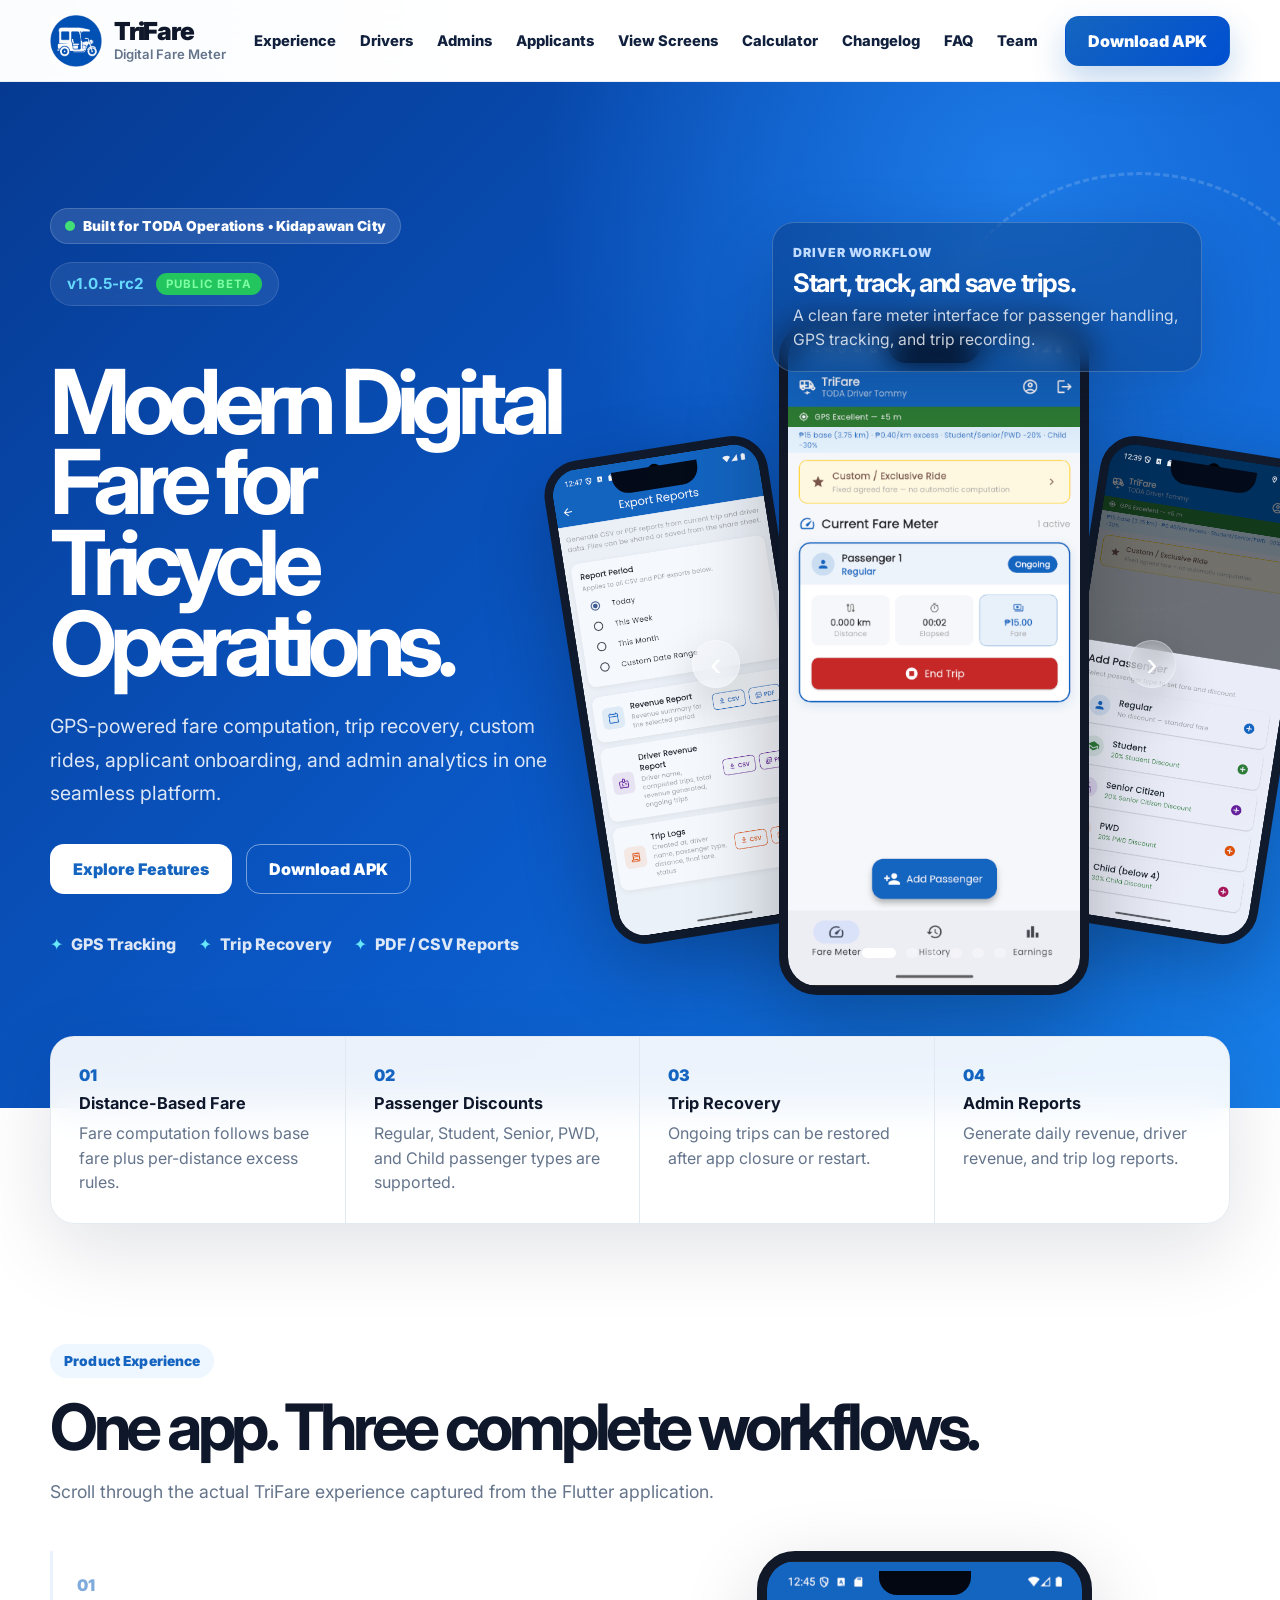
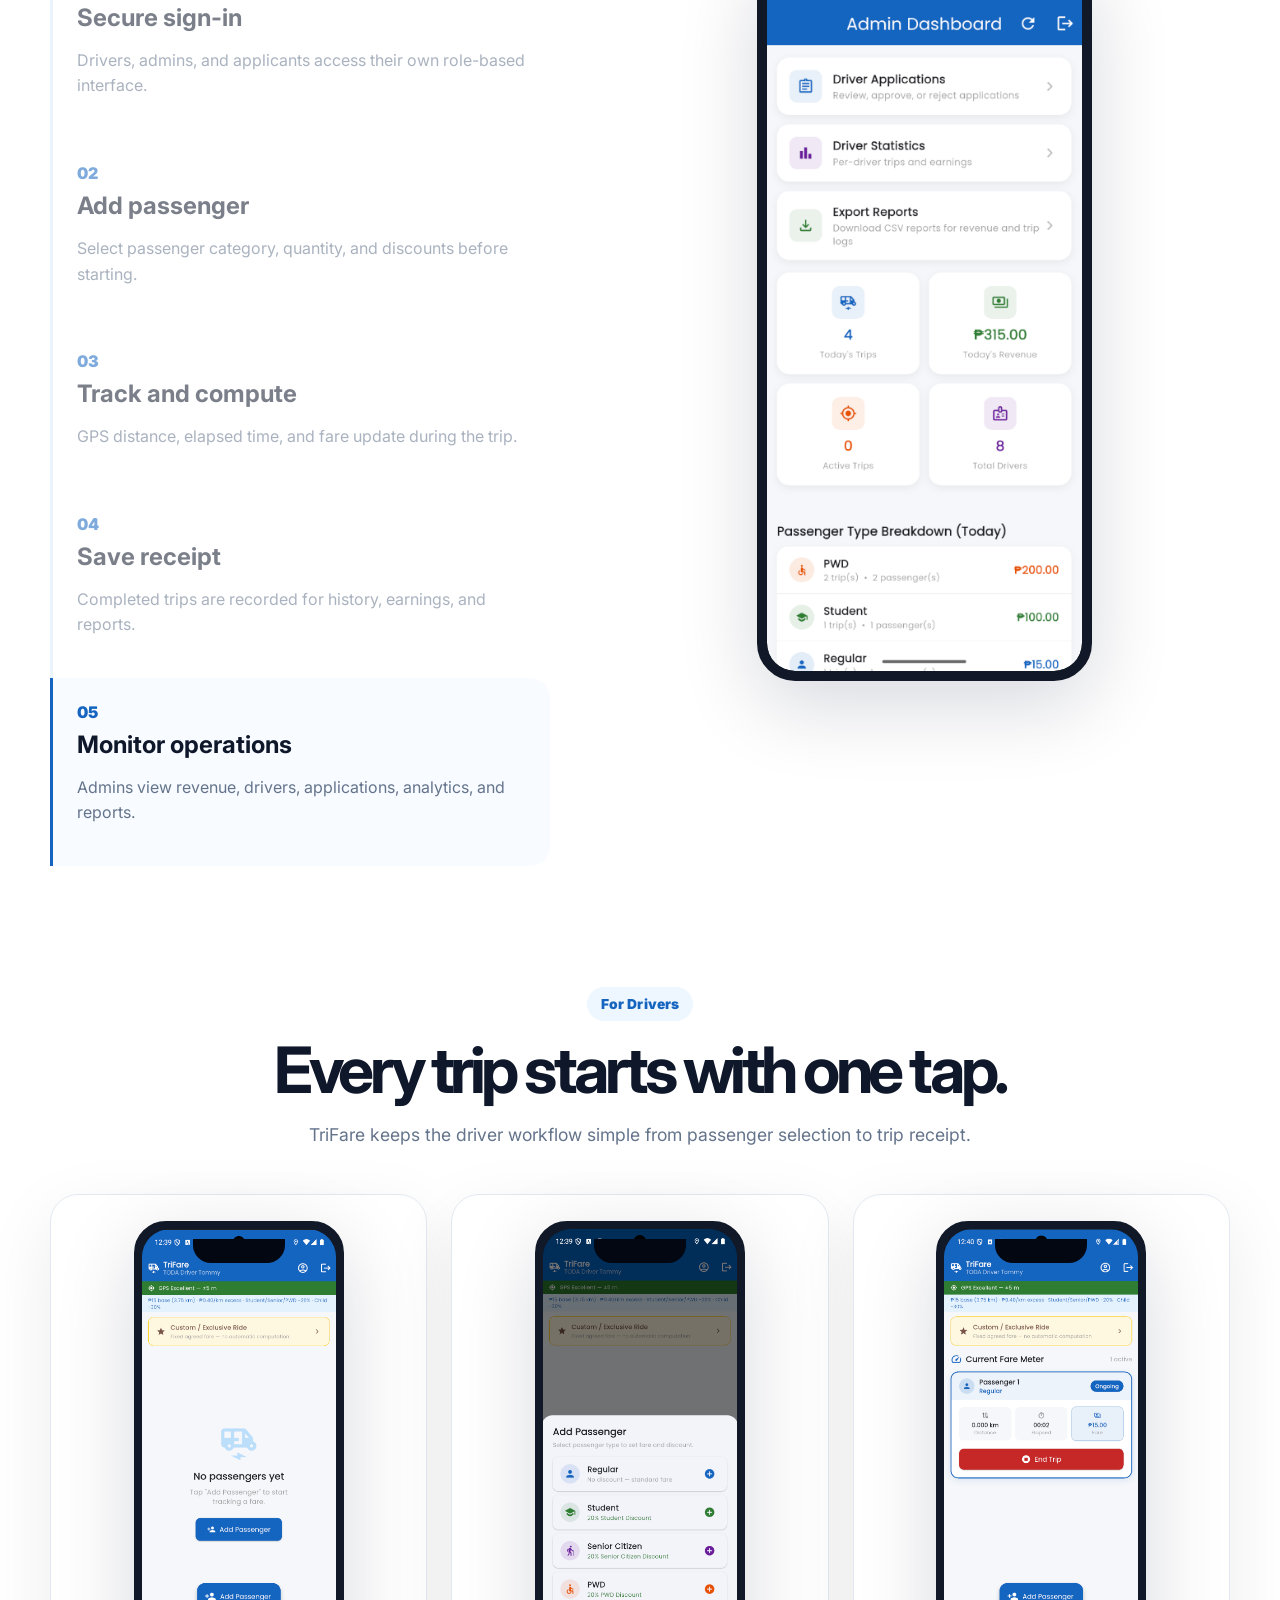
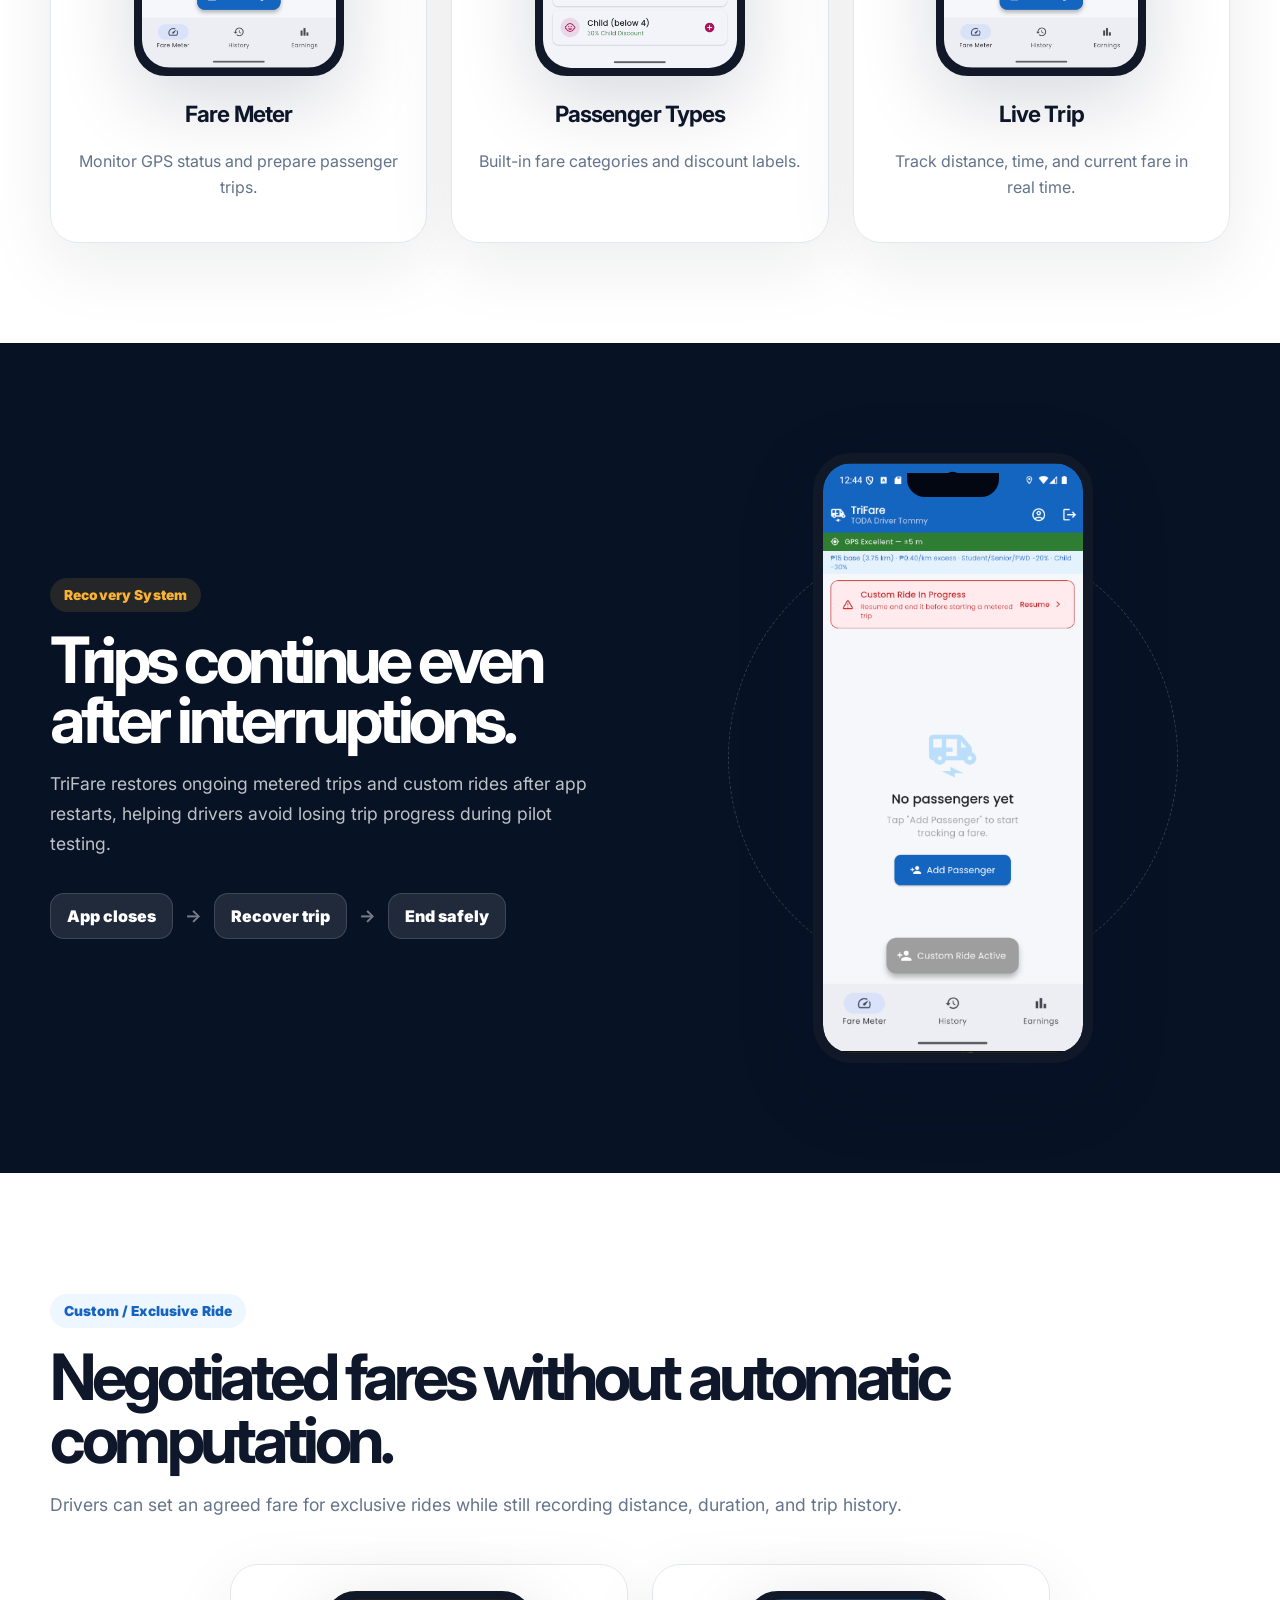
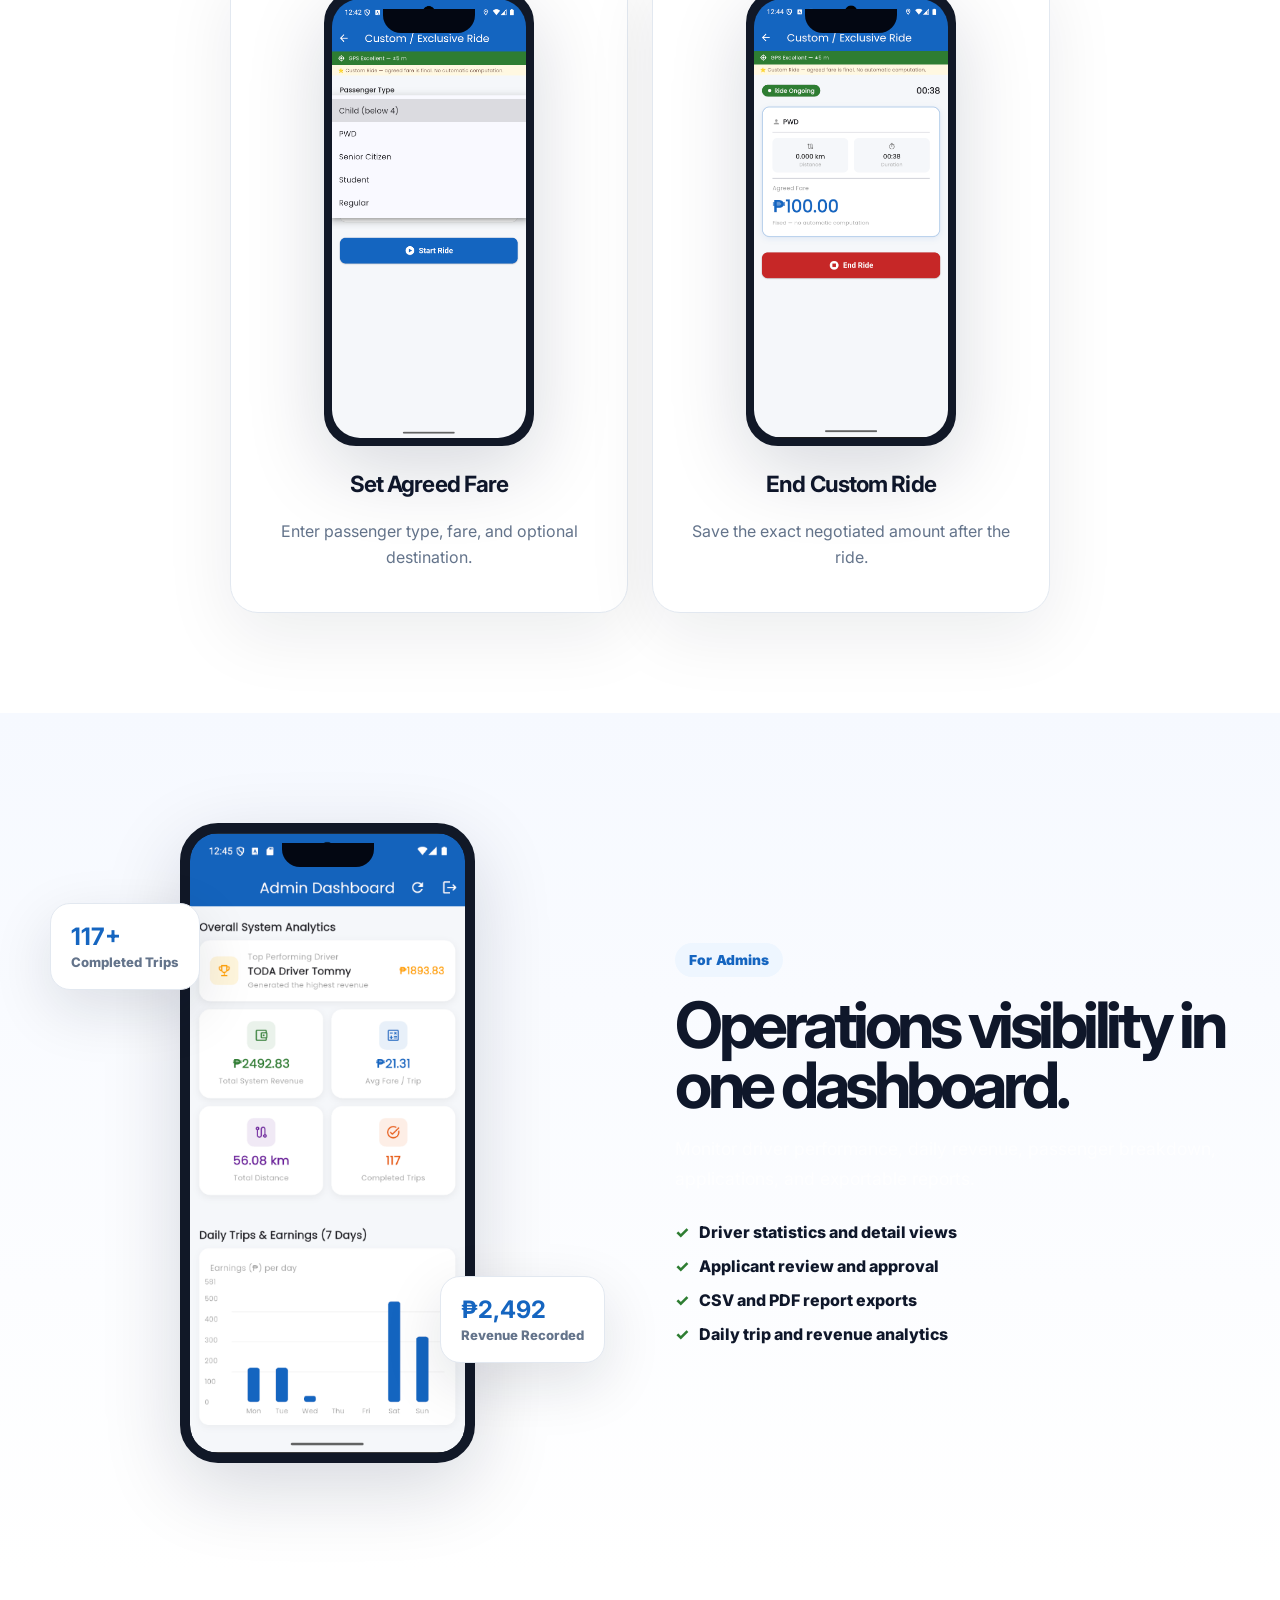
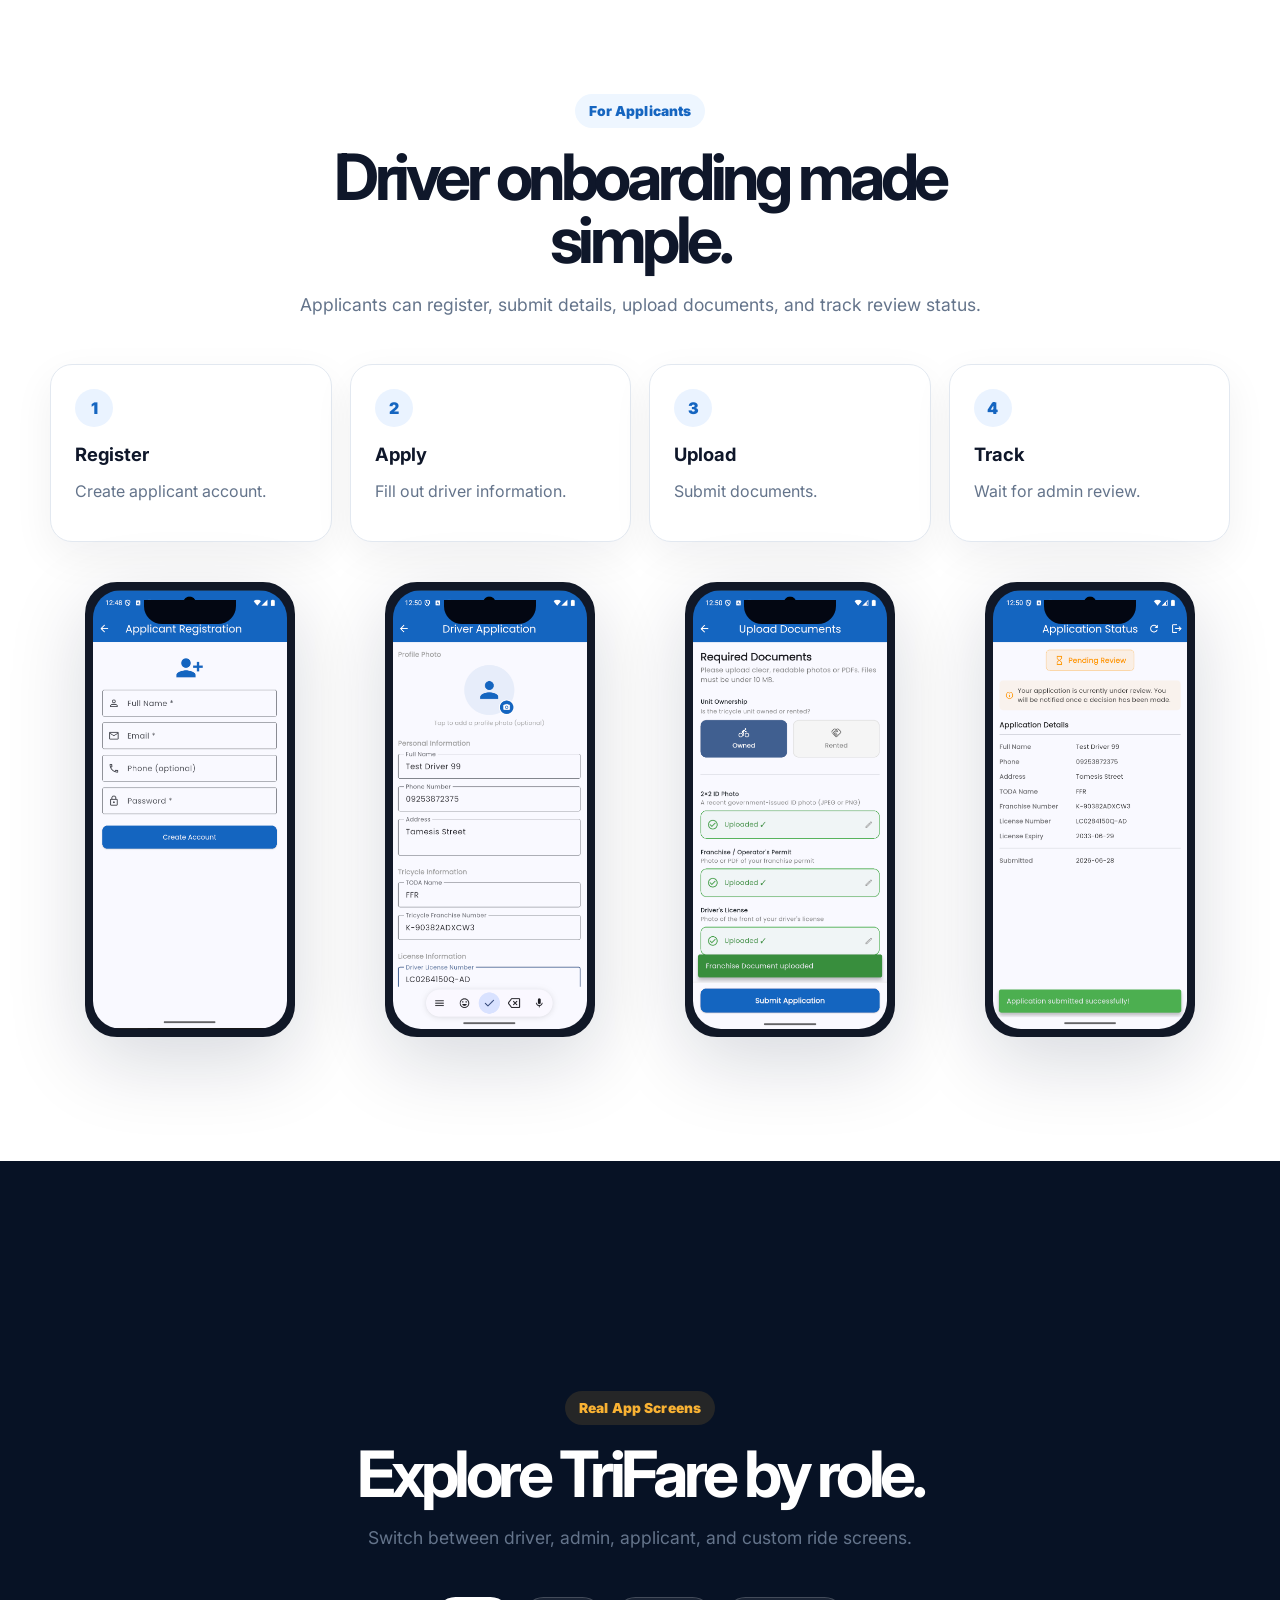
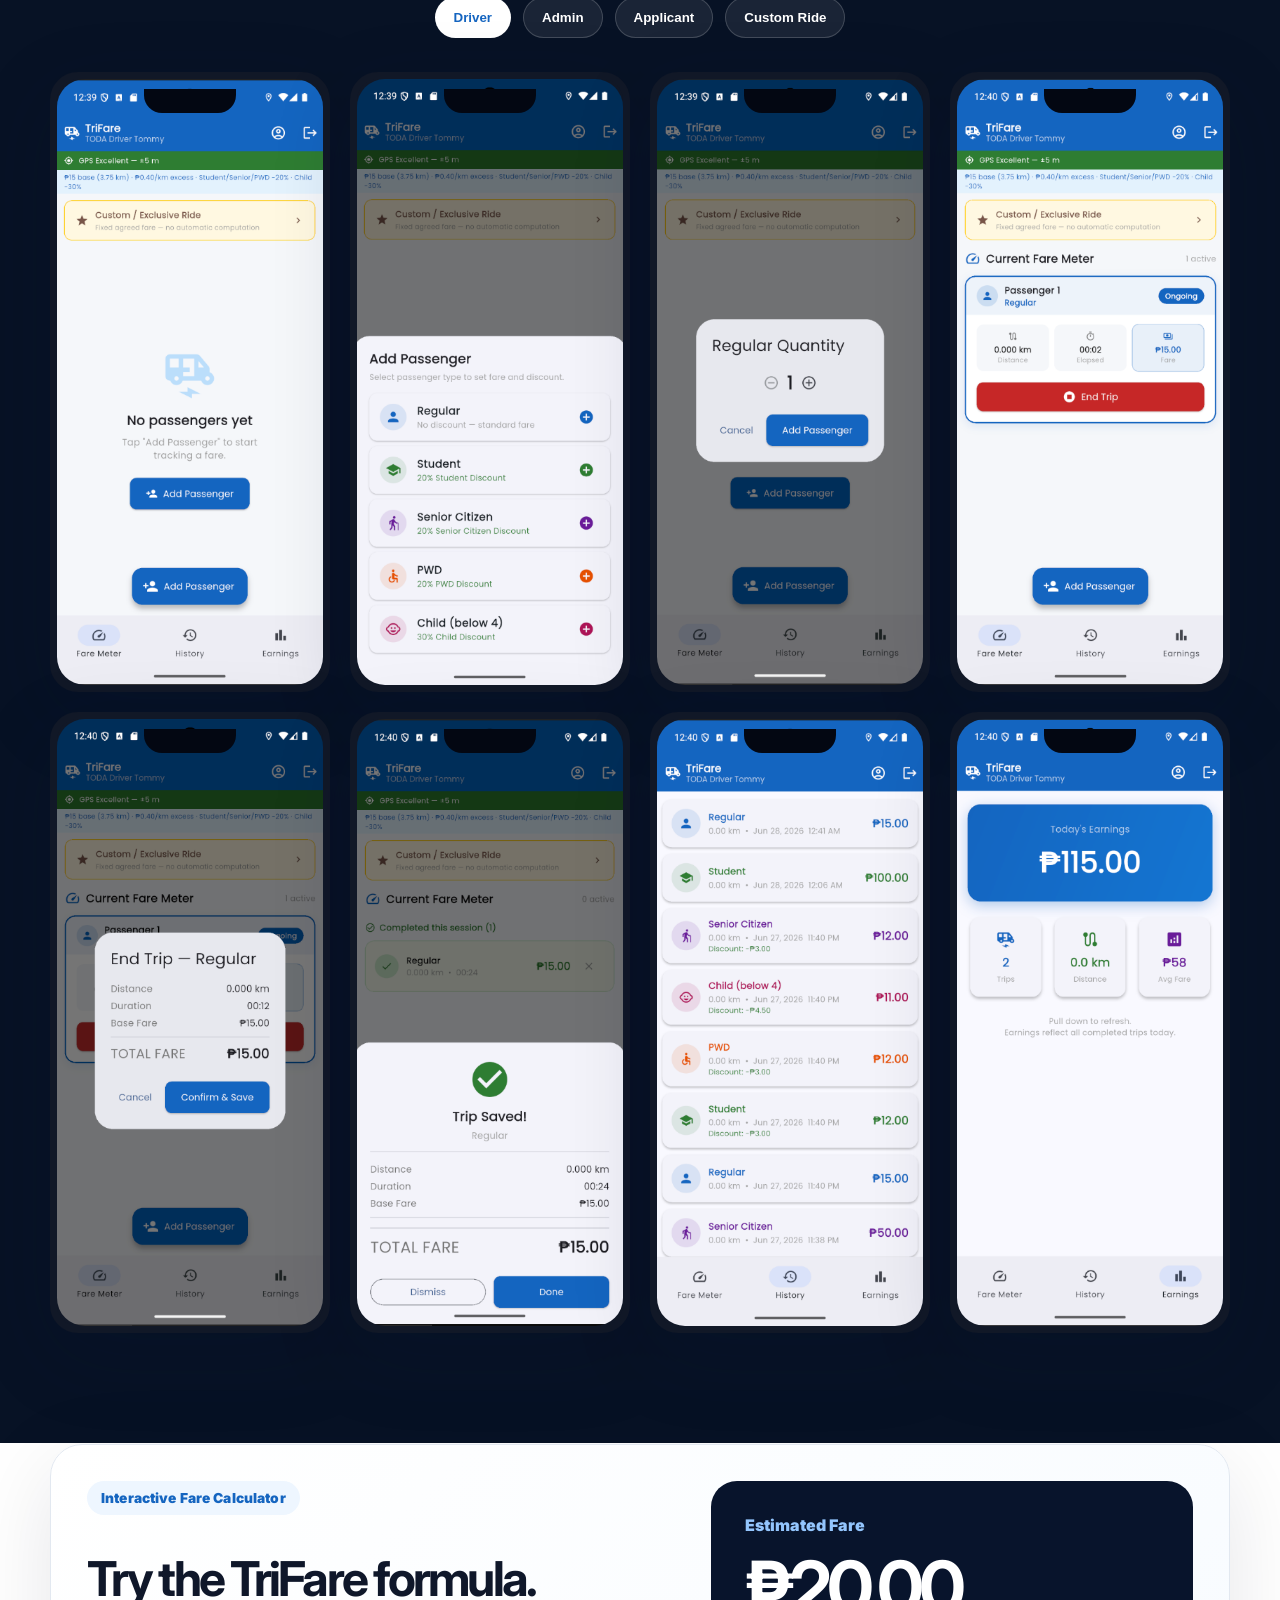
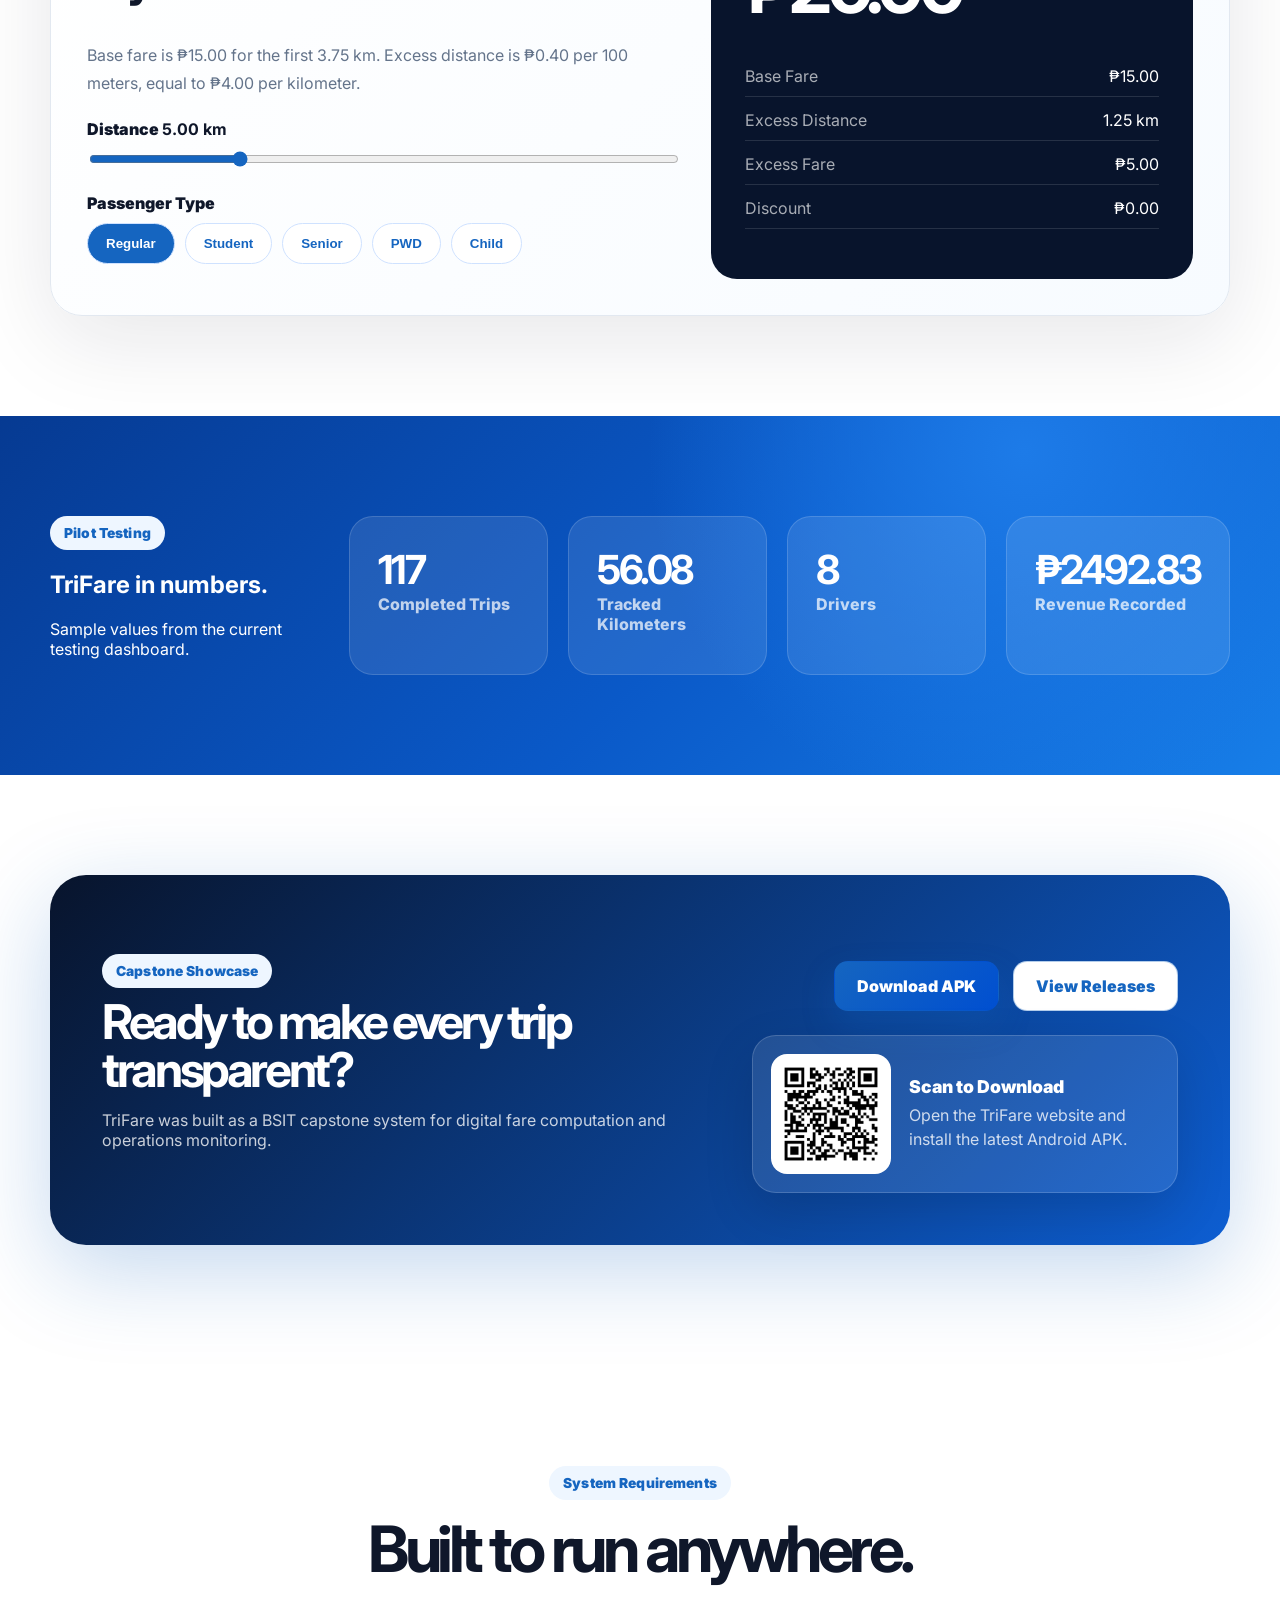
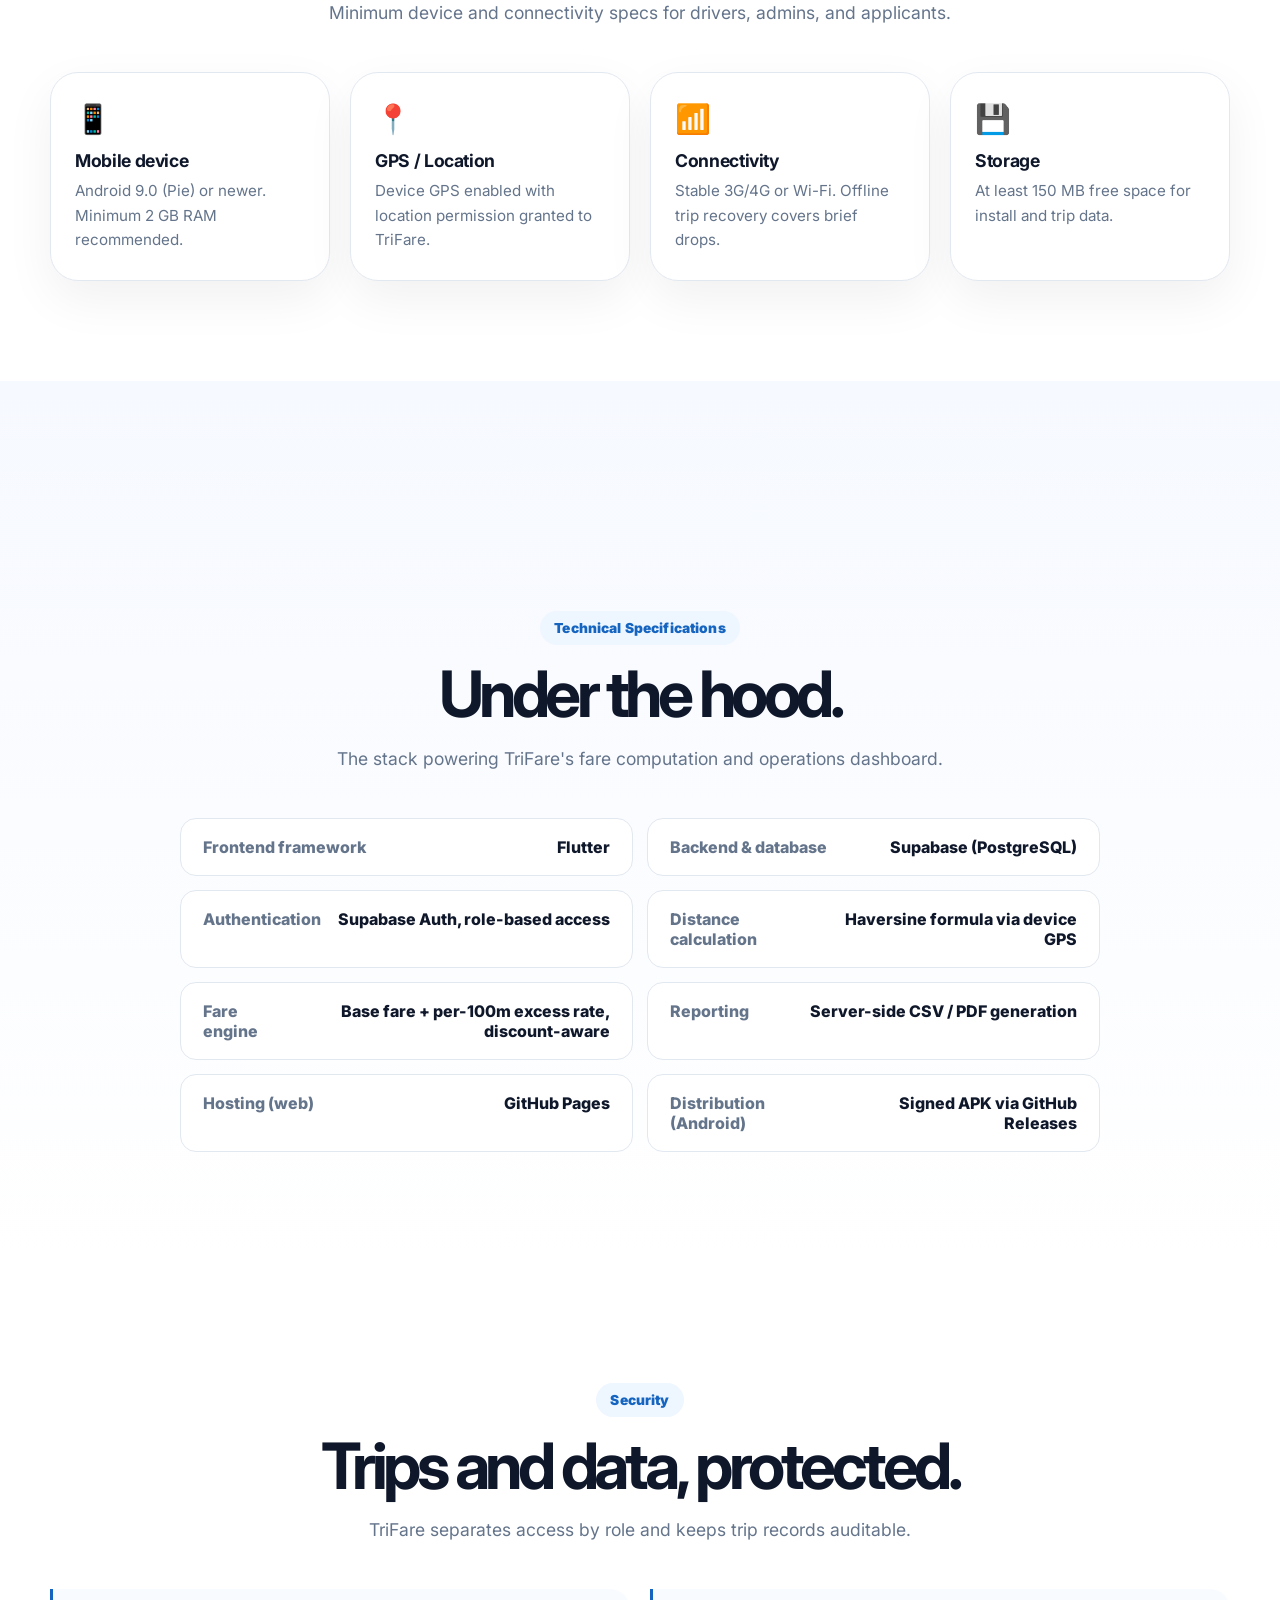
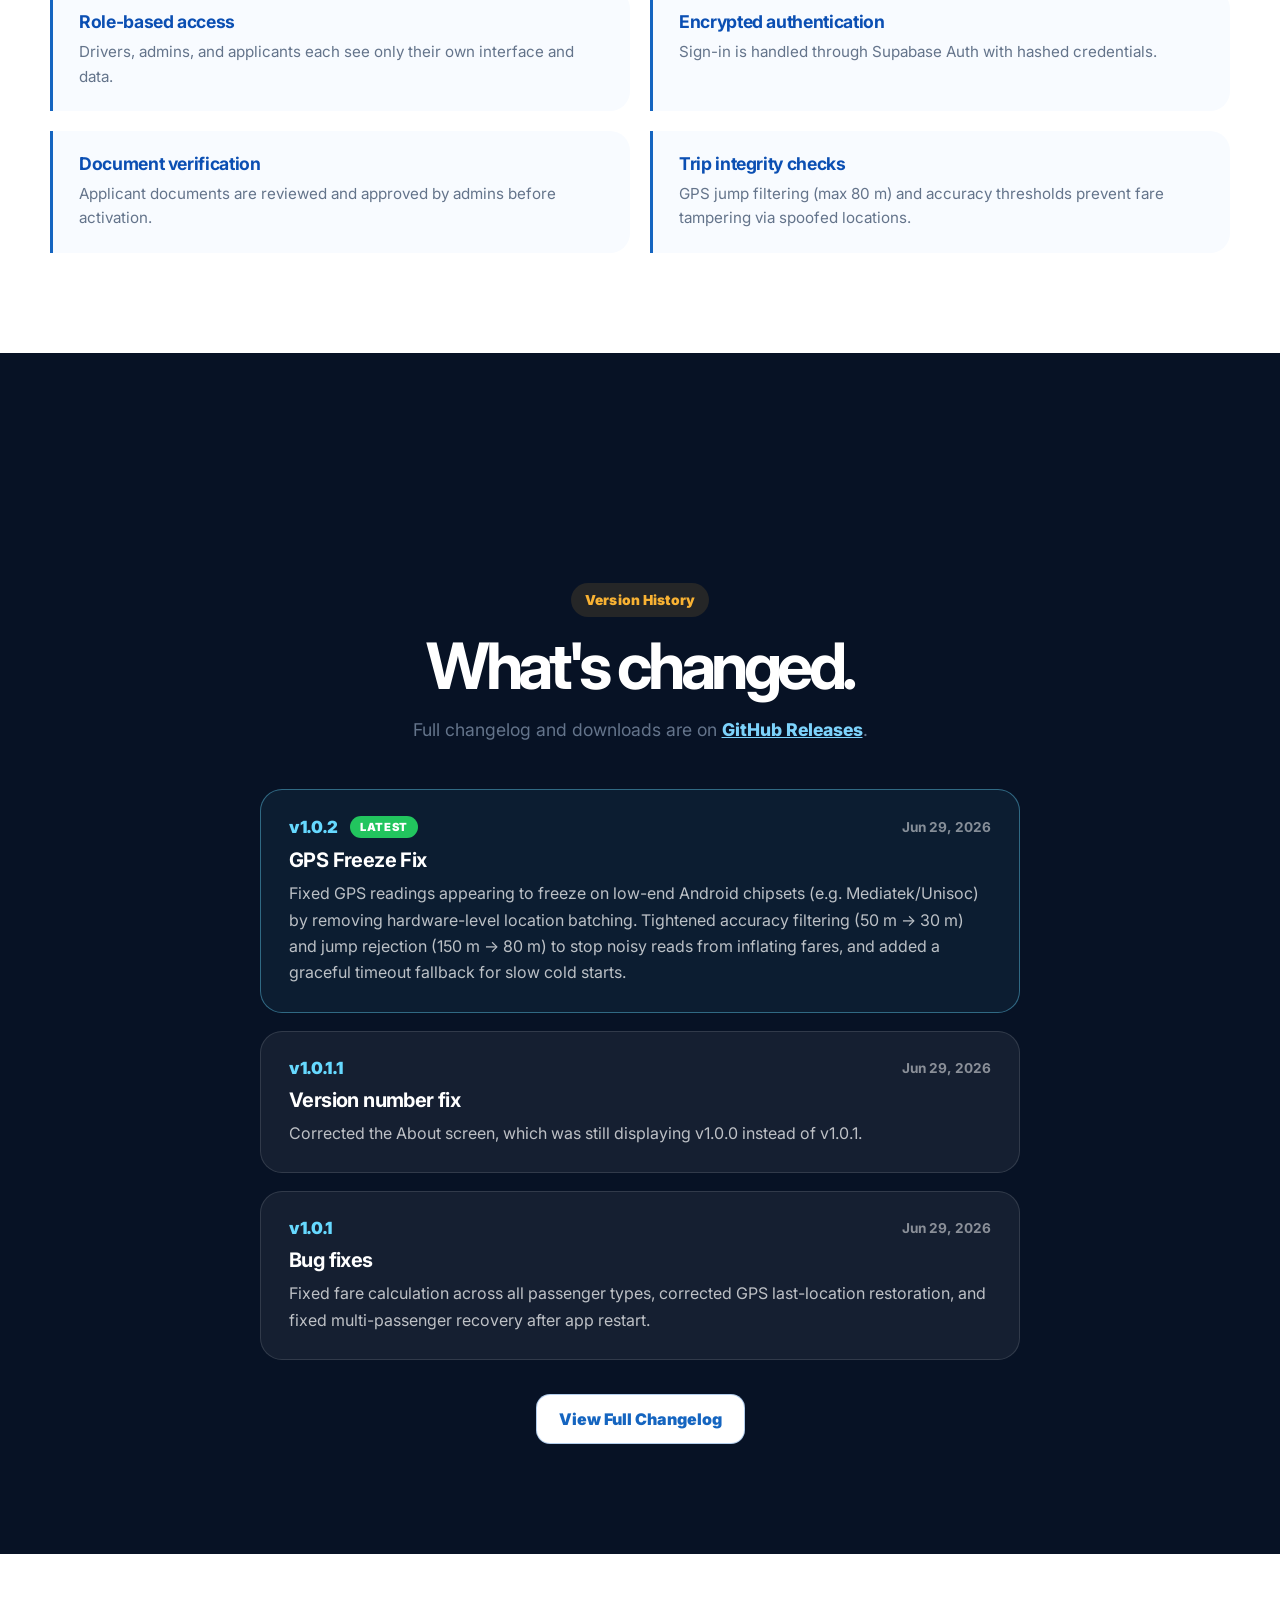
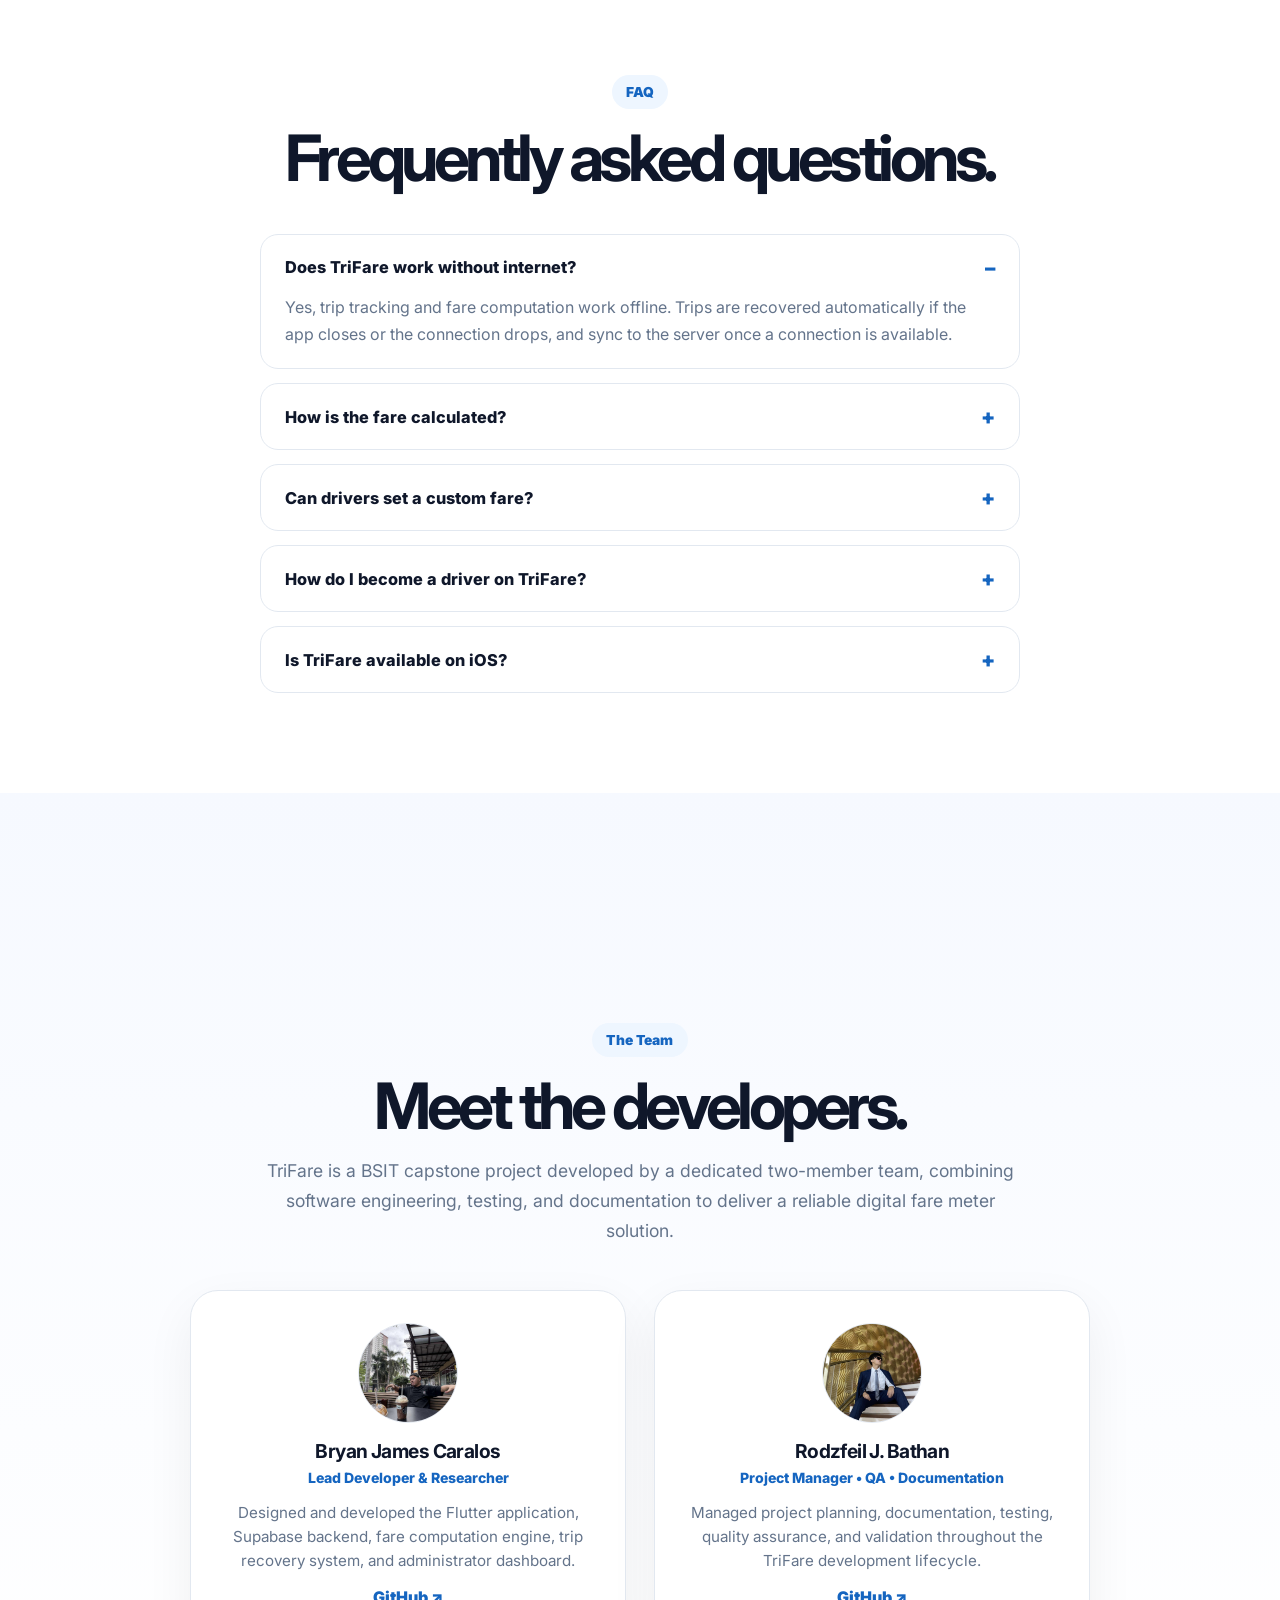
<file: index.html>
<!doctype html>
<html lang="en">
  <head>
    <meta charset="UTF-8" />
    <meta name="viewport" content="width=device-width, initial-scale=1.0" />

    <title>TriFare | Digital Fare Meter for Kidapawan City</title>

    <meta
      name="description"
      content="TriFare is a GPS-assisted digital fare meter designed for Kidapawan City tricycle operations. Features include automatic fare computation, passenger management, trip history, custom rides, applicant onboarding, and admin analytics."
    />
    <meta name="author" content="Bryan James Caralos" />
    <meta
      name="keywords"
      content="TriFare, Digital Fare Meter, Kidapawan City, Tricycle Fare, Flutter, Supabase, GPS Fare Meter, BSIT Capstone Project"
    />

    <link rel="icon" type="image/png" href="assets/logos/trifare_logo.png" />
    <link
      rel="icon"
      type="image/png"
      sizes="32x32"
      href="assets/logos/trifare_logo.png"
    />
    <link rel="shortcut icon" href="assets/logos/trifare_logo.png" />
    <link rel="apple-touch-icon" href="assets/logos/trifare_logo.png" />

    <link
      rel="canonical"
      href="https://fukimomikoto.github.io/trifare-website/"
    />
    <meta name="theme-color" content="#0b66d8" />

    <!-- Open Graph -->
    <meta property="og:type" content="website" />
    <meta property="og:title" content="TriFare | Digital Fare Meter" />
    <meta
      property="og:description"
      content="A GPS-assisted digital fare meter for Kidapawan City tricycle operations."
    />
    <meta
      property="og:image"
      content="https://fukimomikoto.github.io/trifare-website/assets/hero-preview.png"
    />
    <meta
      property="og:url"
      content="https://fukimomikoto.github.io/trifare-website/"
    />
    <meta property="og:site_name" content="TriFare" />

    <!-- Twitter / X -->
    <meta name="twitter:card" content="summary_large_image" />
    <meta name="twitter:title" content="TriFare | Digital Fare Meter" />
    <meta
      name="twitter:description"
      content="GPS-assisted digital fare meter for Kidapawan City tricycle operations."
    />
    <meta
      name="twitter:image"
      content="https://fukimomikoto.github.io/trifare-website/assets/hero-preview.png"
    />

    <link rel="preconnect" href="https://fonts.googleapis.com" />
    <link rel="preconnect" href="https://fonts.gstatic.com" crossorigin />
    <link
      href="https://fonts.googleapis.com/css2?family=Inter:wght@400;500;600;700;800;900&display=swap"
      rel="stylesheet"
    />
    <link rel="stylesheet" href="styles.css" />
  </head>
  <body>
    <div class="page-glow"></div>
    <header class="nav" id="top">
      <a class="brand" href="#top" aria-label="TriFare Home">
        <img
          src="assets/logos/trifare_logo.png"
          alt="TriFare logo"
          class="brand-logo"
        />
        <span><strong>TriFare</strong><small>Digital Fare Meter</small></span>
      </a>
      <nav class="nav-links">
        <a href="#experience">Experience</a>
        <a href="#driver">Drivers</a>
        <a href="#admin">Admins</a>
        <a href="#applicant">Applicants</a>
        <a href="#screens">View Screens</a>
        <a href="#calculator">Calculator</a>
        <a href="#changelog">Changelog</a>
        <a href="#faq">FAQ</a>
        <a href="#team">Team</a>
      </nav>
      <div class="nav-actions">
        <a
          class="btn primary"
          href="https://github.com/FukimoMikoto/trifare-releases/releases/download/v1.0.5-rc2/TriFare_v1.0.5-rc2.apk"
          target="_blank"
          rel="noopener"
          >Download APK</a
        >
      </div>
      <button class="menu" aria-label="Toggle menu">☰</button>
    </header>

    <main>
      <section class="hero section-blue">
        <div class="route-line"></div>
        <div class="container hero-grid">
          <div class="hero-copy reveal">
            <span class="badge"
              ><i></i> Built for TODA Operations • Kidapawan City</span
            >
            <div class="version-badge">
              <span class="version">v1.0.5-rc2</span>
              <span class="status">PUBLIC BETA</span>
            </div>
            <h1>Modern Digital Fare for Tricycle Operations.</h1>
            <p>
              GPS-powered fare computation, trip recovery, custom rides,
              applicant onboarding, and admin analytics in one seamless
              platform.
            </p>
            <div class="hero-actions">
              <a class="btn white" href="#driver">Explore Features</a>
              <a
                class="btn outline-white"
                href="https://github.com/FukimoMikoto/trifare-releases/releases/download/v1.0.5-rc2/TriFare_v1.0.5-rc2.apk"
                target="_blank"
                rel="noopener"
              >
                Download APK
              </a>
            </div>
            <div class="hero-metrics">
              <span>GPS Tracking</span><span>Trip Recovery</span
              ><span>PDF / CSV Reports</span>
            </div>
          </div>
          <div
            class="hero-carousel reveal delay-1"
            aria-label="TriFare app carousel"
          >
            <div class="carousel-copy">
              <span class="carousel-kicker" id="carouselKicker"
                >Driver Workflow</span
              >
              <h2 id="carouselTitle">Start, track, and save trips.</h2>
              <p id="carouselDesc">
                A clean fare meter interface for passenger handling, GPS
                tracking, and trip recording.
              </p>
            </div>

            <div class="carousel-stage floating-stage">
              <button
                class="carousel-btn prev"
                type="button"
                aria-label="Previous screen"
              >
                ‹
              </button>

              <div
                class="phone-shell carousel-phone side-phone left-phone"
                data-shift="-1"
                aria-hidden="true"
              >
                <img
                  id="heroCarouselPrev"
                  src="assets/screens/add-passenger.png"
                  alt="Previous TriFare screen"
                />
              </div>

              <div class="phone-shell carousel-phone main-phone">
                <img
                  id="heroCarouselImage"
                  src="assets/screens/active-trip.png"
                  alt="TriFare active trip screen"
                />
              </div>

              <div
                class="phone-shell carousel-phone side-phone right-phone"
                data-shift="1"
                aria-hidden="true"
              >
                <img
                  id="heroCarouselNext"
                  src="assets/screens/end-trip.png"
                  alt="Next TriFare screen"
                />
              </div>

              <button
                class="carousel-btn next"
                type="button"
                aria-label="Next screen"
              >
                ›
              </button>
            </div>

            <div
              class="carousel-dots"
              id="heroCarouselDots"
              aria-label="Carousel navigation"
            ></div>
          </div>
        </div>
      </section>

      <section class="feature-bar container reveal">
        <article>
          <span>01</span><b>Distance-Based Fare</b>
          <p>
            Fare computation follows base fare plus per-distance excess rules.
          </p>
        </article>
        <article>
          <span>02</span><b>Passenger Discounts</b>
          <p>
            Regular, Student, Senior, PWD, and Child passenger types are
            supported.
          </p>
        </article>
        <article>
          <span>03</span><b>Trip Recovery</b>
          <p>Ongoing trips can be restored after app closure or restart.</p>
        </article>
        <article>
          <span>04</span><b>Admin Reports</b>
          <p>Generate daily revenue, driver revenue, and trip log reports.</p>
        </article>
      </section>

      <section id="experience" class="scroll-experience container">
        <div class="section-heading reveal">
          <span class="eyebrow">Product Experience</span>
          <h2>One app. Three complete workflows.</h2>
          <p>
            Scroll through the actual TriFare experience captured from the
            Flutter application.
          </p>
        </div>
        <div class="experience-grid">
          <div class="experience-copy reveal">
            <div class="story-step active" data-img="login.png">
              <span>01</span>
              <h3>Secure sign-in</h3>
              <p>
                Drivers, admins, and applicants access their own role-based
                interface.
              </p>
            </div>
            <div class="story-step" data-img="add-passenger.png">
              <span>02</span>
              <h3>Add passenger</h3>
              <p>
                Select passenger category, quantity, and discounts before
                starting.
              </p>
            </div>
            <div class="story-step" data-img="active-trip.png">
              <span>03</span>
              <h3>Track and compute</h3>
              <p>
                GPS distance, elapsed time, and fare update during the trip.
              </p>
            </div>
            <div class="story-step" data-img="receipt.png">
              <span>04</span>
              <h3>Save receipt</h3>
              <p>
                Completed trips are recorded for history, earnings, and reports.
              </p>
            </div>
            <div class="story-step" data-img="admin-dashboard.png">
              <span>05</span>
              <h3>Monitor operations</h3>
              <p>
                Admins view revenue, drivers, applications, analytics, and
                reports.
              </p>
            </div>
          </div>
          <div class="sticky-phone reveal delay-1">
            <div class="phone-shell large">
              <img
                id="storyPhone"
                src="assets/screens/login.png"
                alt="TriFare app experience"
              />
            </div>
          </div>
        </div>
      </section>

      <section id="driver" class="role-section">
        <div class="container">
          <div class="section-heading center reveal">
            <span class="eyebrow">For Drivers</span>
            <h2>Every trip starts with one tap.</h2>
            <p>
              TriFare keeps the driver workflow simple from passenger selection
              to trip receipt.
            </p>
          </div>
          <div class="phone-card-grid">
            <article class="phone-card reveal">
              <div class="phone-shell mini">
                <img src="assets/screens/driver-empty.png" alt="Driver home" />
              </div>
              <h3>Fare Meter</h3>
              <p>Monitor GPS status and prepare passenger trips.</p>
            </article>
            <article class="phone-card reveal delay-1">
              <div class="phone-shell mini">
                <img
                  src="assets/screens/add-passenger.png"
                  alt="Add passenger"
                />
              </div>
              <h3>Passenger Types</h3>
              <p>Built-in fare categories and discount labels.</p>
            </article>
            <article class="phone-card reveal delay-2">
              <div class="phone-shell mini">
                <img src="assets/screens/active-trip.png" alt="Active trip" />
              </div>
              <h3>Live Trip</h3>
              <p>Track distance, time, and current fare in real time.</p>
            </article>
          </div>
        </div>
      </section>

      <section class="recovery-section section-dark">
        <div class="container split">
          <div class="reveal">
            <span class="eyebrow gold">Recovery System</span>
            <h2>Trips continue even after interruptions.</h2>
            <p>
              TriFare restores ongoing metered trips and custom rides after app
              restarts, helping drivers avoid losing trip progress during pilot
              testing.
            </p>
            <div class="recovery-flow">
              <span>App closes</span><b>→</b><span>Recover trip</span><b>→</b
              ><span>End safely</span>
            </div>
          </div>
          <div class="phone-orbit reveal delay-1">
            <div class="orbit-ring"></div>
            <div class="phone-shell">
              <img
                src="assets/screens/custom-banner.png"
                alt="Custom ride in progress"
              />
            </div>
          </div>
        </div>
      </section>

      <section id="custom" class="custom-section container">
        <div class="section-heading reveal">
          <span class="eyebrow">Custom / Exclusive Ride</span>
          <h2>Negotiated fares without automatic computation.</h2>
          <p>
            Drivers can set an agreed fare for exclusive rides while still
            recording distance, duration, and trip history.
          </p>
        </div>
        <div class="phone-card-grid two">
          <article class="phone-card reveal">
            <div class="phone-shell mini">
              <img
                src="assets/screens/custom-form.png"
                alt="Custom ride form"
              />
            </div>
            <h3>Set Agreed Fare</h3>
            <p>Enter passenger type, fare, and optional destination.</p>
          </article>
          <article class="phone-card reveal delay-1">
            <div class="phone-shell mini">
              <img
                src="assets/screens/custom-active.png"
                alt="Custom ride active"
              />
            </div>
            <h3>End Custom Ride</h3>
            <p>Save the exact negotiated amount after the ride.</p>
          </article>
        </div>
      </section>

      <section id="admin" class="admin-section section-soft">
        <div class="container split reverse">
          <div class="admin-panel reveal">
            <div class="phone-shell dashboard">
              <img
                src="assets/screens/admin-analytics.png"
                alt="Admin analytics"
              />
            </div>
            <div class="mini-stat up">
              <strong>117+</strong><span>Completed Trips</span>
            </div>
            <div class="mini-stat down">
              <strong>₱2,492</strong><span>Revenue Recorded</span>
            </div>
          </div>
          <div class="reveal delay-1">
            <span class="eyebrow">For Admins</span>
            <h2>Operations visibility in one dashboard.</h2>
            <p>
              Monitor driver performance, daily revenue, passenger breakdown,
              applications, and exportable reports.
            </p>
            <ul class="checklist">
              <li>Driver statistics and detail views</li>
              <li>Applicant review and approval</li>
              <li>CSV and PDF report exports</li>
              <li>Daily trip and revenue analytics</li>
            </ul>
          </div>
        </div>
      </section>

      <section id="applicant" class="applicant-section container">
        <div class="section-heading center reveal">
          <span class="eyebrow">For Applicants</span>
          <h2>Driver onboarding made simple.</h2>
          <p>
            Applicants can register, submit details, upload documents, and track
            review status.
          </p>
        </div>
        <div class="journey reveal">
          <div>
            <span>1</span><b>Register</b>
            <p>Create applicant account.</p>
          </div>
          <div>
            <span>2</span><b>Apply</b>
            <p>Fill out driver information.</p>
          </div>
          <div>
            <span>3</span><b>Upload</b>
            <p>Submit documents.</p>
          </div>
          <div>
            <span>4</span><b>Track</b>
            <p>Wait for admin review.</p>
          </div>
        </div>
        <div class="phone-row reveal delay-1">
          <div class="phone-shell mini">
            <img
              src="assets/screens/applicant-register.png"
              alt="Applicant registration"
            />
          </div>
          <div class="phone-shell mini">
            <img
              src="assets/screens/application-filled.png"
              alt="Application form filled"
            />
          </div>
          <div class="phone-shell mini">
            <img src="assets/screens/upload-docs.png" alt="Upload documents" />
          </div>
          <div class="phone-shell mini">
            <img src="assets/screens/app-status.png" alt="Application status" />
          </div>
        </div>
      </section>

      <section id="screens" class="screens-section section-dark">
        <div class="container">
          <div class="section-heading center reveal">
            <span class="eyebrow gold">Real App Screens</span>
            <h2>Explore TriFare by role.</h2>
            <p>
              Switch between driver, admin, applicant, and custom ride screens.
            </p>
          </div>
          <div class="screen-tabs reveal">
            <button class="active" data-gallery="driver">Driver</button>
            <button data-gallery="admin">Admin</button>
            <button data-gallery="applicant">Applicant</button>
            <button data-gallery="custom">Custom Ride</button>
          </div>
          <div class="gallery" id="screenGallery"></div>
        </div>
      </section>

      <section id="calculator" class="calculator-section container">
        <div class="calculator-card reveal">
          <div class="calc-copy">
            <span class="eyebrow">Interactive Fare Calculator</span>
            <h2>Try the TriFare formula.</h2>
            <p>
              Base fare is ₱15.00 for the first 3.75 km. Excess distance is
              ₱0.40 per 100 meters, equal to ₱4.00 per kilometer.
            </p>
            <label>Distance <b id="distanceLabel">5.00 km</b></label>
            <input
              type="range"
              id="distance"
              min="0"
              max="20"
              value="5"
              step="0.05"
            />
            <label>Passenger Type</label>
            <div class="passenger-options" id="passengerOptions">
              <button class="active" data-discount="0" data-name="Regular">
                Regular
              </button>
              <button data-discount="0.20" data-name="Student">Student</button>
              <button data-discount="0.20" data-name="Senior">Senior</button>
              <button data-discount="0.20" data-name="PWD">PWD</button>
              <button data-discount="0.30" data-name="Child">Child</button>
            </div>
          </div>
          <div class="fare-panel">
            <span>Estimated Fare</span>
            <strong id="fareOutput">₱20.00</strong>
            <dl>
              <div>
                <dt>Base Fare</dt>
                <dd>₱15.00</dd>
              </div>
              <div>
                <dt>Excess Distance</dt>
                <dd id="excessDistance">1.25 km</dd>
              </div>
              <div>
                <dt>Excess Fare</dt>
                <dd id="excessFare">₱5.00</dd>
              </div>
              <div>
                <dt>Discount</dt>
                <dd id="discountOutput">₱0.00</dd>
              </div>
            </dl>
          </div>
        </div>
      </section>

      <section id="testing" class="stats-section section-blue">
        <div class="container stats-grid">
          <div class="reveal">
            <span class="eyebrow">Pilot Testing</span>
            <h2>TriFare in numbers.</h2>
            <p>Sample values from the current testing dashboard.</p>
          </div>
          <article class="stat reveal">
            <strong data-count="117">0</strong><span>Completed Trips</span>
          </article>
          <article class="stat reveal delay-1">
            <strong data-count="56.08">0</strong><span>Tracked Kilometers</span>
          </article>
          <article class="stat reveal delay-2">
            <strong data-count="8">0</strong><span>Drivers</span>
          </article>
          <article class="stat reveal delay-3">
            <strong data-count="2492.83">0</strong><span>Revenue Recorded</span>
          </article>
        </div>
      </section>

      <section id="download" class="cta">
        <div class="container cta-card reveal">
          <div class="cta-copy">
            <span class="eyebrow">Capstone Showcase</span>
            <h2>Ready to make every trip transparent?</h2>
            <p>
              TriFare was built as a BSIT capstone system for digital fare
              computation and operations monitoring.
            </p>
          </div>

          <div class="download-panel">
            <div class="hero-actions">
              <a
                href="https://github.com/FukimoMikoto/trifare-releases/releases/download/v1.0.5-rc2/TriFare_v1.0.5-rc2.apk"
                class="btn primary"
                target="_blank"
                rel="noopener"
              >
                Download APK
              </a>

              <a
                href="https://github.com/FukimoMikoto/trifare-releases"
                class="btn ghost"
                target="_blank"
                rel="noopener"
              >
                View Releases
              </a>
            </div>

            <div class="qr-card">
              <img src="assets/qr/qr-code.png" alt="TriFare download QR code" />
              <div>
                <strong>Scan to Download</strong>
                <p>
                  Open the TriFare website and install the latest Android APK.
                </p>
              </div>
            </div>
          </div>
        </div>
      </section>
    </main>

    <!--
  TriFare — New Sections
  Drop these <section> blocks into index.html wherever you want them to
  appear (e.g. between #applicant and #screens, or after #screens).
  Add matching nav links in .nav-links if you want them in the top nav.
  Requires the CSS in new-sections.css to be appended to styles.css.
-->

    <!-- ============ SYSTEM REQUIREMENTS ============ -->
    <section id="requirements" class="requirements-section container">
      <div class="section-heading center reveal">
        <span class="eyebrow">System Requirements</span>
        <h2>Built to run anywhere.</h2>
        <p>
          Minimum device and connectivity specs for drivers, admins, and
          applicants.
        </p>
      </div>
      <div class="req-grid reveal delay-1">
        <article class="req-card">
          <span class="req-icon">📱</span>
          <h3>Mobile device</h3>
          <p>Android 9.0 (Pie) or newer. Minimum 2 GB RAM recommended.</p>
        </article>
        <article class="req-card">
          <span class="req-icon">📍</span>
          <h3>GPS / Location</h3>
          <p>Device GPS enabled with location permission granted to TriFare.</p>
        </article>
        <article class="req-card">
          <span class="req-icon">📶</span>
          <h3>Connectivity</h3>
          <p>
            Stable 3G/4G or Wi-Fi. Offline trip recovery covers brief drops.
          </p>
        </article>
        <article class="req-card">
          <span class="req-icon">💾</span>
          <h3>Storage</h3>
          <p>At least 150 MB free space for install and trip data.</p>
        </article>
      </div>
    </section>

    <!-- ============ TECHNICAL SPECIFICATIONS ============ -->
    <section id="specs" class="specs-section section-soft">
      <div class="container">
        <div class="section-heading center reveal">
          <span class="eyebrow">Technical Specifications</span>
          <h2>Under the hood.</h2>
          <p>
            The stack powering TriFare's fare computation and operations
            dashboard.
          </p>
        </div>
        <div class="specs-grid reveal delay-1">
          <div class="spec-row">
            <dt>Frontend framework</dt>
            <dd>Flutter</dd>
          </div>
          <div class="spec-row">
            <dt>Backend &amp; database</dt>
            <dd>Supabase (PostgreSQL)</dd>
          </div>
          <div class="spec-row">
            <dt>Authentication</dt>
            <dd>Supabase Auth, role-based access</dd>
          </div>
          <div class="spec-row">
            <dt>Distance calculation</dt>
            <dd>Haversine formula via device GPS</dd>
          </div>
          <div class="spec-row">
            <dt>Fare engine</dt>
            <dd>Base fare + per-100m excess rate, discount-aware</dd>
          </div>
          <div class="spec-row">
            <dt>Reporting</dt>
            <dd>Server-side CSV / PDF generation</dd>
          </div>
          <div class="spec-row">
            <dt>Hosting (web)</dt>
            <dd>GitHub Pages</dd>
          </div>
          <div class="spec-row">
            <dt>Distribution (Android)</dt>
            <dd>Signed APK via GitHub Releases</dd>
          </div>
        </div>
      </div>
    </section>

    <!-- ============ SECURITY FEATURES ============ -->
    <section id="security" class="security-section container">
      <div class="section-heading center reveal">
        <span class="eyebrow">Security</span>
        <h2>Trips and data, protected.</h2>
        <p>
          TriFare separates access by role and keeps trip records auditable.
        </p>
      </div>
      <ul class="security-grid reveal delay-1">
        <li>
          <h3>Role-based access</h3>
          <p>
            Drivers, admins, and applicants each see only their own interface
            and data.
          </p>
        </li>
        <li>
          <h3>Encrypted authentication</h3>
          <p>
            Sign-in is handled through Supabase Auth with hashed credentials.
          </p>
        </li>
        <li>
          <h3>Document verification</h3>
          <p>
            Applicant documents are reviewed and approved by admins before
            activation.
          </p>
        </li>
        <li>
          <h3>Trip integrity checks</h3>
          <p>
            GPS jump filtering (max 80 m) and accuracy thresholds prevent fare
            tampering via spoofed locations.
          </p>
        </li>
      </ul>
    </section>

    <!-- ============ VERSION HISTORY / CHANGELOG ============ -->
    <section id="changelog" class="changelog-section section-dark">
      <div class="container">
        <div class="section-heading center reveal">
          <span class="eyebrow gold">Version History</span>
          <h2>What's changed.</h2>
          <p>
            Full changelog and downloads are on
            <a
              href="https://github.com/FukimoMikoto/trifare-releases/releases"
              target="_blank"
              rel="noopener"
              >GitHub Releases</a
            >.
          </p>
        </div>
        <ol class="changelog-list reveal delay-1" id="changelogList">
          <li class="changelog-item latest">
            <div class="changelog-meta">
              <span class="changelog-version">v1.0.2</span>
              <span class="changelog-tag">Latest</span>
              <span class="changelog-date">Jun 29, 2026</span>
            </div>
            <h3>GPS Freeze Fix</h3>
            <p>
              Fixed GPS readings appearing to freeze on low-end Android chipsets
              (e.g. Mediatek/Unisoc) by removing hardware-level location
              batching. Tightened accuracy filtering (50&nbsp;m → 30&nbsp;m) and
              jump rejection (150&nbsp;m → 80&nbsp;m) to stop noisy reads from
              inflating fares, and added a graceful timeout fallback for slow
              cold starts.
            </p>
          </li>
          <li class="changelog-item">
            <div class="changelog-meta">
              <span class="changelog-version">v1.0.1.1</span>
              <span class="changelog-date">Jun 29, 2026</span>
            </div>
            <h3>Version number fix</h3>
            <p>
              Corrected the About screen, which was still displaying v1.0.0
              instead of v1.0.1.
            </p>
          </li>
          <li class="changelog-item">
            <div class="changelog-meta">
              <span class="changelog-version">v1.0.1</span>
              <span class="changelog-date">Jun 29, 2026</span>
            </div>
            <h3>Bug fixes</h3>
            <p>
              Fixed fare calculation across all passenger types, corrected GPS
              last-location restoration, and fixed multi-passenger recovery
              after app restart.
            </p>
          </li>
        </ol>
        <div class="changelog-cta reveal delay-2">
          <a
            class="btn ghost"
            href="https://github.com/FukimoMikoto/trifare-releases/releases"
            target="_blank"
            rel="noopener"
            >View Full Changelog</a
          >
        </div>
      </div>
    </section>

    <!-- ============ FAQ ============ -->
    <section id="faq" class="faq-section container">
      <div class="section-heading center reveal">
        <span class="eyebrow">FAQ</span>
        <h2>Frequently asked questions.</h2>
      </div>
      <div class="faq-list reveal delay-1">
        <details class="faq-item" open>
          <summary>Does TriFare work without internet?</summary>
          <p>
            Yes, trip tracking and fare computation work offline. Trips are
            recovered automatically if the app closes or the connection drops,
            and sync to the server once a connection is available.
          </p>
        </details>
        <details class="faq-item">
          <summary>How is the fare calculated?</summary>
          <p>
            TriFare uses a base fare for the first 3.75&nbsp;km, plus ₱0.40 per
            additional 100&nbsp;meters (₱4.00/km). Discounted passenger types
            (Student, Senior, PWD, Child) are applied automatically.
          </p>
        </details>
        <details class="faq-item">
          <summary>Can drivers set a custom fare?</summary>
          <p>
            Yes. Custom / Exclusive Ride lets a driver agree on a fixed fare
            with a passenger while still recording distance, duration, and trip
            history for reporting.
          </p>
        </details>
        <details class="faq-item">
          <summary>How do I become a driver on TriFare?</summary>
          <p>
            Register an applicant account, fill out the driver application,
            upload required documents, and track your review status from the
            app. Admins approve applications before driver access is granted.
          </p>
        </details>
        <details class="faq-item">
          <summary>Is TriFare available on iOS?</summary>
          <p>
            Not currently. TriFare is distributed as an Android APK via GitHub
            Releases during this pilot/capstone phase.
          </p>
        </details>
      </div>
    </section>

    <!-- ============ MEET THE DEVELOPERS ============ -->
    <section id="team" class="team-section section-soft">
      <div class="container">
        <div class="section-heading center reveal">
          <span class="eyebrow">The Team</span>
          <h2>Meet the developers.</h2>
          <p>
            TriFare is a BSIT capstone project developed by a dedicated two-member team, combining software engineering, testing, and documentation to deliver a reliable digital fare meter solution.
          </p>
        </div>

        <div class="team-grid reveal delay-1">
          <!-- Bryan -->
          <article class="team-card">
            <img
              class="team-avatar"
              src="assets/team/11.jpg"
              alt="Bryan James Caralos"
            />

            <h3>Bryan James Caralos</h3>

            <span class="team-role"> Lead Developer & Researcher </span>

            <p>
              Designed and developed the Flutter application, Supabase backend,
              fare computation engine, trip recovery system, and administrator
              dashboard.
            </p>

            <a
              class="team-link"
              href="https://github.com/FukimoMikoto"
              target="_blank"
              rel="noopener"
            >
              GitHub ↗
            </a>
          </article>

          <!-- Rodzfiel -->
          <article class="team-card">
            <img
              class="team-avatar"
              src="assets/team/roi.jpg"
              alt="Rodzfiel J. Bathan"
            />

            <h3>Rodzfeil J. Bathan</h3>

            <span class="team-role">
              Project Manager • QA • Documentation
            </span>

            <p>
              Managed project planning, documentation, testing, quality
              assurance, and validation throughout the TriFare development
              lifecycle.
            </p>

            <a
              class="team-link"
              href="https://github.com/RodzfielBathan"
              target="_blank"
              rel="noopener"
            > 
              GitHub ↗
            </a>
          </article>
        </div>
      </div>
    </section>

    <!-- ============ CONTACT / SUPPORT ============ -->
    <section id="support" class="support-section">
      <div class="container support-card reveal">
        <div class="support-copy">
          <span class="eyebrow">Support</span>
          <h2>Need help with TriFare?</h2>
          <p>
            Report a bug, request a feature, or ask a question about the app or
            this capstone project.
          </p>
        </div>
        <div class="support-actions">
          <a
            class="btn primary"
            href="https://github.com/FukimoMikoto/trifare-releases/issues"
            target="_blank"
            rel="noopener"
            >Report an Issue</a
          >
          <a
            class="btn ghost"
            href="mailto:bryancs1337@gmail.com?subject=TriFare%20Support&body=Describe%20your%20issue%20here..."
            >Email Support</a
          >
        </div>
      </div>
    </section>

    <footer class="footer container">
      <a class="brand" href="#top">
        <img
          src="assets/logos/trifare_logo.png"
          alt="TriFare logo"
          class="brand-logo"
        />
        <span>
          <strong>TriFare</strong>
          <small>Digital Fare Meter</small>
        </span>
      </a>

      <p>
        TriFare is a GPS-assisted digital fare metering platform developed for
        Kidapawan City tricycle operations. It combines automated fare
        computation, passenger management, trip recovery, applicant onboarding,
        and operational analytics into one mobile solution.
      </p>

      <div class="footer-meta">
        <span>Version 1.0.5-rc2 Public Beta</span>
        <span>Flutter • Supabase • GitHub Pages</span>
      </div>

      <small>
        Developed by Bryan James Caralos<br />
        Bachelor of Science in Information Technology<br />
        BSIT Capstone Project • 2026
      </small>
    </footer>

    <script src="script.js"></script>
  </body>
</html>
</file>
<file: styles.css>
:root{
  --blue:#1565c0;--blue2:#0b4fb3;--dark:#08142c;--text:#0f172a;--muted:#64748b;--soft:#f4f7fb;--line:#e2e8f0;--green:#2e7d32;--red:#c62828;--gold:#f9b233;
  --shadow:0 24px 80px rgba(2,18,52,.16);--radius:28px;
}
*{box-sizing:border-box}html{scroll-behavior:smooth}body{margin:0;font-family:Inter,system-ui,-apple-system,Segoe UI,sans-serif;color:var(--text);background:#fff;overflow-x:hidden}img{max-width:100%;display:block}.container{width:min(1180px,calc(100% - 40px));margin-inline:auto}.page-glow{position:fixed;inset:-20%;background:radial-gradient(circle at 12% 14%,rgba(21,101,192,.16),transparent 30%),radial-gradient(circle at 85% 70%,rgba(46,125,50,.08),transparent 25%);pointer-events:none;z-index:-1}.nav{position:sticky;top:0;z-index:100;height:82px;background:rgba(255,255,255,.86);backdrop-filter:blur(18px);border-bottom:1px solid rgba(226,232,240,.75);display:flex;align-items:center;justify-content:space-between;padding:0 max(28px,calc((100vw - 1180px)/2));transition:.25s}.nav.scrolled{height:68px;box-shadow:0 10px 40px rgba(15,23,42,.08)}.brand{display:flex;align-items:center;gap:12px;text-decoration:none;color:var(--text);min-width:max-content}.brand-logo{width:52px;height:52px;object-fit:contain;flex:0 0 auto}.brand strong{display:block;font-size:1.55rem;line-height:1;font-weight:900;letter-spacing:-.05em}.brand small{display:block;color:var(--muted);font-size:.82rem;font-weight:600;margin-top:3px}.nav-links{display:flex;align-items:center;gap:24px;flex-wrap:wrap}.nav-links a{color:#10203d;text-decoration:none;font-weight:800;font-size:.92rem}.nav-actions{display:flex;gap:12px}.btn{display:inline-flex;align-items:center;justify-content:center;gap:9px;padding:14px 22px;border-radius:14px;text-decoration:none;font-weight:900;border:1px solid transparent;transition:.25s;cursor:pointer}.btn:hover{transform:translateY(-2px)}.primary{background:linear-gradient(135deg,var(--blue),#004fd1);color:white;box-shadow:0 15px 32px rgba(21,101,192,.25)}.ghost{background:white;color:var(--blue);border-color:rgba(21,101,192,.32)}.white{background:white;color:var(--blue)}.outline-white{border-color:rgba(255,255,255,.45);color:white}.menu{display:none}.section-blue{background:radial-gradient(circle at 80% 10%,#1d7be8,transparent 35%),linear-gradient(135deg,#063a92 0%,#0a59c8 55%,#177ee8 100%);color:white;position:relative;overflow:hidden}.hero{min-height:780px;padding:112px 0 140px}.hero-grid{display:grid;grid-template-columns:.95fr 1.05fr;gap:52px;align-items:center}.badge,.eyebrow{display:inline-flex;align-items:center;gap:8px;padding:9px 14px;border-radius:999px;font-weight:900;font-size:.86rem;letter-spacing:.01em}.badge{background:rgba(255,255,255,.12);border:1px solid rgba(255,255,255,.16)}.badge i{width:10px;height:10px;border-radius:50%;background:#42df76}.eyebrow{color:var(--blue);background:#eef6ff}.gold{background:rgba(249,178,51,.12);color:#f9b233}.hero h1{font-size:clamp(3.4rem,7vw,6.9rem);line-height:.9;letter-spacing:-.08em;margin:28px 0 26px;max-width:740px}.hero p{font-size:1.22rem;line-height:1.7;color:rgba(255,255,255,.86);max-width:660px}.hero-actions{display:flex;flex-wrap:wrap;gap:14px;margin-top:34px}.hero-metrics{display:flex;flex-wrap:wrap;gap:22px;margin-top:40px;color:rgba(255,255,255,.86);font-weight:800}.hero-metrics span:before{content:'✦';color:#67e8f9;margin-right:8px}.hero-device-stage{position:relative;height:620px;perspective:1200px}.phone-shell{position:relative;border:10px solid #111827;border-radius:38px;background:#111827;box-shadow:var(--shadow);overflow:hidden;transform-style:preserve-3d}.phone-shell:before{content:'';position:absolute;top:10px;left:50%;transform:translateX(-50%);width:92px;height:24px;background:#030712;border-radius:0 0 18px 18px;z-index:2}.phone-shell img{width:100%;height:100%;object-fit:cover;border-radius:28px}.phone-shell.main{position:absolute;right:160px;top:30px;width:300px;height:655px;animation:float 5.5s ease-in-out infinite}.phone-shell.side{position:absolute;width:250px;height:545px;opacity:.78;filter:saturate(.9);top:95px}.phone-shell.left{right:390px;transform:rotate(-10deg)}.phone-shell.right{right:5px;transform:rotate(10deg)}.floating-pill{position:absolute;background:white;color:var(--blue);border-radius:999px;padding:12px 18px;font-weight:900;box-shadow:0 18px 45px rgba(0,0,0,.18);z-index:5}.pill-a{right:240px;top:45px}.pill-b{right:430px;bottom:100px}.pill-c{right:40px;bottom:88px}@keyframes float{0%,100%{transform:translateY(0)}50%{transform:translateY(-12px)}}.route-line{position:absolute;right:-80px;top:90px;width:440px;height:440px;border:3px dashed rgba(255,255,255,.16);border-radius:50%;transform:rotate(25deg)}.feature-bar{position:relative;margin-top:-72px;background:rgba(255,255,255,.92);backdrop-filter:blur(20px);border:1px solid rgba(226,232,240,.9);border-radius:24px;box-shadow:0 24px 80px rgba(2,18,52,.12);display:grid;grid-template-columns:repeat(4,1fr);overflow:hidden}.feature-bar article{padding:28px;border-right:1px solid var(--line)}.feature-bar article:last-child{border-right:0}.feature-bar span{color:var(--blue);font-weight:900}.feature-bar b{display:block;margin:8px 0;font-size:1.02rem}.feature-bar p{color:var(--muted);line-height:1.55;margin:0}.section-heading{margin:120px 0 44px}.section-heading.center{text-align:center;max-width:760px;margin-inline:auto}.section-heading h2{font-size:clamp(2.4rem,5vw,4.5rem);line-height:.98;letter-spacing:-.07em;margin:18px 0}.section-heading p{font-size:1.1rem;color:var(--muted);line-height:1.7}.experience-grid{display:grid;grid-template-columns:.9fr 1.1fr;gap:70px;align-items:start}.story-step{padding:24px;border-left:3px solid #dbeafe;opacity:.55;transition:.25s}.story-step.active{opacity:1;border-color:var(--blue);background:#f8fbff;border-radius:0 20px 20px 0}.story-step span{color:var(--blue);font-weight:900}.story-step h3{font-size:1.5rem;margin:8px 0}.story-step p{color:var(--muted);line-height:1.6}.sticky-phone{position:sticky;top:110px;display:grid;place-items:center}.phone-shell.large{width:335px;height:730px}.role-section,.custom-section,.applicant-section,.calculator-section{padding:1px 0 100px}.phone-card-grid{display:grid;grid-template-columns:repeat(3,1fr);gap:24px}.phone-card-grid.two{grid-template-columns:repeat(2,1fr);max-width:820px;margin:auto}.phone-card{background:white;border:1px solid var(--line);border-radius:var(--radius);box-shadow:0 22px 70px rgba(15,23,42,.08);padding:26px;text-align:center}.phone-shell.mini{width:210px;height:455px;margin:0 auto 24px;border-width:8px;border-radius:32px}.phone-card h3{font-size:1.4rem;letter-spacing:-.04em}.phone-card p{color:var(--muted);line-height:1.6}.section-dark{background:#071225;color:white;overflow:hidden}.recovery-section{padding:110px 0}.split{display:grid;grid-template-columns:1fr 1fr;gap:70px;align-items:center}.split h2{font-size:clamp(2.6rem,5vw,5rem);line-height:.95;letter-spacing:-.07em;margin:18px 0}.split p{font-size:1.1rem;line-height:1.7;color:rgba(255,255,255,.74)}.recovery-flow{display:flex;align-items:center;gap:12px;flex-wrap:wrap;margin-top:34px}.recovery-flow span{background:rgba(255,255,255,.1);border:1px solid rgba(255,255,255,.14);padding:12px 16px;border-radius:14px;font-weight:900}.recovery-flow b{display:flex;align-items:center;color:rgba(255,255,255,.45);font-size:1.1rem;font-weight:700}.phone-orbit{position:relative;display:grid;place-items:center;min-height:560px}.phone-orbit .phone-shell{width:280px;height:610px}.orbit-ring{position:absolute;width:450px;height:450px;border:1px dashed rgba(255,255,255,.18);border-radius:50%;animation:spin 24s linear infinite}@keyframes spin{to{transform:rotate(360deg)}}.section-soft{background:linear-gradient(180deg,#f6f9ff,#fff);padding:110px 0}.admin-panel{position:relative;display:grid;place-items:center}.phone-shell.dashboard{width:295px;height:640px}.mini-stat{position:absolute;background:white;border:1px solid var(--line);border-radius:20px;padding:18px 20px;box-shadow:0 20px 60px rgba(15,23,42,.12)}.mini-stat strong{display:block;color:var(--blue);font-size:1.5rem}.mini-stat span{color:var(--muted);font-size:.82rem;font-weight:800}.mini-stat.up{left:0;top:80px}.mini-stat.down{right:0;bottom:100px}.checklist{list-style:none;padding:0;margin:28px 0 0;display:grid;gap:14px}.checklist li{font-weight:800}.checklist li:before{content:'✓';color:var(--green);margin-right:10px}.journey{display:grid;grid-template-columns:repeat(4,1fr);gap:18px;margin-bottom:40px}.journey div{background:white;border:1px solid var(--line);border-radius:22px;padding:24px;box-shadow:0 14px 42px rgba(15,23,42,.06)}.journey span{display:grid;place-items:center;width:38px;height:38px;border-radius:50%;background:#eaf3ff;color:var(--blue);font-weight:900}.journey b{display:block;margin-top:16px;font-size:1.15rem}.journey p{color:var(--muted)}.phone-row{display:flex;gap:20px;justify-content:center;flex-wrap:wrap}.screens-section{padding:110px 0}.screen-tabs{display:flex;justify-content:center;gap:12px;flex-wrap:wrap;margin-bottom:34px}.screen-tabs button,.passenger-options button{border:1px solid rgba(255,255,255,.18);border-radius:999px;background:rgba(255,255,255,.08);color:white;padding:12px 18px;font-weight:900;cursor:pointer}.screen-tabs button.active{background:white;color:var(--blue)}.gallery{display:grid;grid-template-columns:repeat(4,1fr);gap:20px}.gallery .phone-shell{width:100%;height:auto;aspect-ratio:390/864;border-width:7px;border-radius:28px}.calculator-card{display:grid;grid-template-columns:1.1fr .9fr;gap:34px;background:linear-gradient(135deg,#fff,#f7fbff);border:1px solid var(--line);border-radius:32px;box-shadow:0 24px 90px rgba(15,23,42,.1);padding:36px}.calculator-card h2{font-size:3rem;line-height:1;letter-spacing:-.06em}.calculator-card p{color:var(--muted);line-height:1.7}.calculator-card label{display:block;margin:22px 0 10px;font-weight:900}input[type=range]{width:100%;accent-color:var(--blue)}.passenger-options{display:flex;flex-wrap:wrap;gap:10px}.passenger-options button{color:var(--blue);background:white;border-color:#cfe2ff}.passenger-options button.active{background:var(--blue);color:white}.fare-panel{background:var(--dark);color:white;border-radius:26px;padding:34px;display:flex;flex-direction:column;justify-content:center}.fare-panel span{color:#93c5fd;font-weight:900}.fare-panel strong{font-size:4.5rem;letter-spacing:-.07em;margin:8px 0 20px}.fare-panel dl{display:grid;gap:13px}.fare-panel div{display:flex;justify-content:space-between;border-bottom:1px solid rgba(255,255,255,.12);padding-bottom:10px}.fare-panel dt{color:rgba(255,255,255,.65)}.stats-section{padding:100px 0}.stats-grid{display:grid;grid-template-columns:1.4fr repeat(4,1fr);gap:20px;align-items:stretch}.stat{background:rgba(255,255,255,.1);border:1px solid rgba(255,255,255,.15);border-radius:24px;padding:28px}.stat strong{font-size:2.5rem;display:block;letter-spacing:-.06em}.stat span{color:rgba(255,255,255,.72);font-weight:800}.cta{padding:100px 0}.cta-card{background:linear-gradient(135deg,#08142c,#0d5ed2);color:white;border-radius:36px;padding:52px;display:flex;justify-content:space-between;gap:30px;align-items:center;box-shadow:0 25px 90px rgba(21,101,192,.25)}.cta-card h2{font-size:3rem;letter-spacing:-.07em;line-height:1;margin:10px 0}.cta-card p{color:rgba(255,255,255,.78)}.footer{padding:50px 0;color:var(--muted);display:grid;gap:16px;border-top:1px solid var(--line)}.footer .brand{margin-bottom:8px}.reveal{opacity:0;transform:translateY(22px);transition:.7s ease}.reveal.in{opacity:1;transform:none}.delay-1{transition-delay:.1s}.delay-2{transition-delay:.2s}.delay-3{transition-delay:.3s}@media(max-width:980px){.nav-links,.nav-actions{display:none}.menu{display:block;border:0;background:transparent;font-size:1.4rem}.hero-grid,.experience-grid,.split,.calculator-card{grid-template-columns:1fr}.hero{padding-top:70px}.hero-device-stage{height:560px}.phone-shell.main{left:50%;right:auto;transform:translateX(-50%);width:250px;height:545px}.phone-shell.left{left:5%;right:auto;width:205px;height:445px}.phone-shell.right{right:5%;width:205px;height:445px}.feature-bar,.phone-card-grid,.journey,.gallery,.stats-grid{grid-template-columns:1fr}.phone-card-grid.two{grid-template-columns:1fr}.stats-grid{grid-template-columns:repeat(2,1fr)}.cta-card{flex-direction:column;align-items:flex-start}.brand-logo{width:44px;height:44px}}@media(max-width:620px){.container{width:min(100% - 28px,1180px)}.hero h1{font-size:3.2rem}.hero-device-stage{height:500px}.phone-shell.side{display:none}.phone-shell.main{width:230px;height:500px}.feature-bar{margin-top:-35px}.gallery{grid-template-columns:repeat(2,1fr)}.stats-grid{grid-template-columns:1fr}.fare-panel strong{font-size:3.1rem}.nav{height:72px}.brand strong{font-size:1.25rem}.brand small{font-size:.72rem}.brand-logo{width:38px;height:38px}}


/* V2.1 Hero carousel refinement: replaces blurred side phones with one clean rotating phone preview */
.hero-carousel {
  position: relative;
  min-height: 640px;
  display: grid;
  grid-template-rows: auto 1fr auto;
  align-items: center;
  justify-items: center;
  padding: 28px 0 10px;
}

.carousel-copy {
  width: min(430px, 100%);
  justify-self: end;
  margin-right: 72px;
  padding: 18px 20px;
  border: 1px solid rgba(255, 255, 255, .16);
  border-radius: 24px;
  background: rgba(255, 255, 255, .10);
  backdrop-filter: blur(18px);
  box-shadow: 0 22px 70px rgba(0, 0, 0, .16);
}

.carousel-kicker {
  display: inline-flex;
  margin-bottom: 10px;
  font-size: .78rem;
  font-weight: 900;
  letter-spacing: .08em;
  text-transform: uppercase;
  color: #bfdbfe;
}

.carousel-copy h2 {
  margin: 0 0 8px;
  font-size: clamp(1.45rem, 2vw, 2rem);
  line-height: 1.02;
  letter-spacing: -.055em;
}

.carousel-copy p {
  margin: 0;
  font-size: .98rem;
  line-height: 1.55;
  color: rgba(255, 255, 255, .78);
}

.carousel-stage {
  position: relative;
  width: min(520px, 100%);
  min-height: 530px;
  display: grid;
  place-items: center;
  isolation: isolate;
}

.carousel-stage::before {
  content: '';
  position: absolute;
  inset: 9% 4% 10%;
  border-radius: 42px;
  background:
    radial-gradient(circle at 50% 18%, rgba(255,255,255,.28), transparent 35%),
    linear-gradient(135deg, rgba(255,255,255,.18), rgba(255,255,255,.04));
  filter: blur(.2px);
  opacity: .72;
  z-index: -1;
}

.phone-shell.carousel-phone {
  position: relative;
  width: 285px;
  height: 620px;
  border-width: 10px;
  border-radius: 40px;
  transform: none;
  animation: carouselFloat 5.5s ease-in-out infinite;
}

.phone-shell.carousel-phone img {
  transition: opacity .22s ease, transform .22s ease;
}

.phone-shell.carousel-phone.switching img {
  opacity: .35;
  transform: scale(.985);
}

.carousel-btn {
  position: absolute;
  top: 50%;
  translate: 0 -50%;
  width: 48px;
  height: 48px;
  border: 1px solid rgba(255,255,255,.32);
  border-radius: 999px;
  color: #fff;
  background: rgba(255,255,255,.14);
  backdrop-filter: blur(14px);
  font-size: 2.1rem;
  line-height: 1;
  cursor: pointer;
  z-index: 4;
  transition: transform .2s ease, background .2s ease;
}

.carousel-btn:hover {
  transform: translateY(-2px) scale(1.04);
  background: rgba(255,255,255,.24);
}

.carousel-btn.prev { left: 36px; }
.carousel-btn.next { right: 36px; }

.carousel-dots {
  display: flex;
  justify-content: center;
  gap: 10px;
  margin-top: 12px;
}

.carousel-dots button {
  width: 10px;
  height: 10px;
  border: 0;
  border-radius: 999px;
  background: rgba(255,255,255,.35);
  cursor: pointer;
  transition: width .2s ease, background .2s ease;
}

.carousel-dots button.active {
  width: 34px;
  background: #fff;
}

@keyframes carouselFloat {
  0%, 100% { transform: translateY(0); }
  50% { transform: translateY(-10px); }
}

@media (max-width: 980px) {
  .hero-carousel { min-height: 640px; }
  .carousel-copy { justify-self: center; margin-right: 0; text-align: center; }
  .carousel-stage { min-height: 500px; }
  .phone-shell.carousel-phone { width: 245px; height: 535px; }
  .carousel-btn.prev { left: 12px; }
  .carousel-btn.next { right: 12px; }
}

@media (max-width: 620px) {
  .hero-carousel { min-height: 540px; padding-top: 0; }
  .carousel-copy { display: none; }
  .carousel-stage { min-height: 500px; }
  .phone-shell.carousel-phone { width: 230px; height: 500px; }
  .carousel-btn { width: 42px; height: 42px; font-size: 1.8rem; }
}

/* V2.2 HERO FLOATING CAROUSEL OVERRIDES
   Clear real screenshots, no blur, same premium floating feel. */
.hero-carousel {
  position: relative;
  min-height: 650px;
  display: grid;
  align-content: center;
  gap: 22px;
}

.hero-carousel .carousel-copy {
  position: relative;
  z-index: 8;
  width: min(430px, 92%);
  justify-self: end;
  margin: 0 28px 0 0;
  padding: 18px 20px;
  border: 1px solid rgba(255,255,255,.20);
  border-radius: 22px;
  background: rgba(3, 20, 54, .26);
  backdrop-filter: blur(14px);
  box-shadow: 0 24px 70px rgba(2, 18, 52, .20);
}

.floating-stage {
  position: relative;
  min-height: 540px;
  display: grid;
  place-items: center;
  isolation: isolate;
  perspective: 1200px;
}

.floating-stage::before {
  content: '';
  position: absolute;
  width: 620px;
  height: 420px;
  border-radius: 999px;
  background: radial-gradient(circle, rgba(255,255,255,.18), rgba(255,255,255,0) 62%);
  filter: blur(16px);
  z-index: -2;
}

.floating-stage .carousel-phone {
  position: absolute;
  border-width: 9px;
  border-radius: 38px;
  background: #0b1220;
  box-shadow: 0 30px 90px rgba(0,0,0,.28);
  transition: transform .34s ease, opacity .34s ease, filter .34s ease;
  cursor: pointer;
}

.floating-stage .carousel-phone img {
  width: 100%;
  height: 100%;
  object-fit: cover;
  border-radius: 28px;
  filter: none !important;
  opacity: 1 !important;
  transform: none !important;
}

.floating-stage .main-phone {
  width: 310px;
  height: 675px;
  z-index: 5;
  transform: translateY(-6px) rotate(0deg);
  animation: carouselFloat 5.5s ease-in-out infinite;
}

.floating-stage .side-phone {
  width: 240px;
  height: 520px;
  z-index: 3;
  opacity: .96;
  filter: none !important;
}

.floating-stage .left-phone {
  transform: translateX(-245px) translateY(26px) rotate(-9deg) scale(.94);
}

.floating-stage .right-phone {
  transform: translateX(245px) translateY(26px) rotate(9deg) scale(.94);
}

.floating-stage .side-phone:hover {
  opacity: 1;
}

.floating-stage .left-phone:hover {
  transform: translateX(-255px) translateY(10px) rotate(-7deg) scale(.98);
}

.floating-stage .right-phone:hover {
  transform: translateX(255px) translateY(10px) rotate(7deg) scale(.98);
}

.floating-stage.is-switching .main-phone {
  transform: translateY(-10px) scale(.985);
}

.carousel-btn {
  z-index: 10;
  box-shadow: 0 18px 45px rgba(0,0,0,.18);
}

.carousel-btn.prev { left: 18px; }
.carousel-btn.next { right: 18px; }

.carousel-dots {
  position: relative;
  z-index: 9;
  margin-top: -8px;
}

.version-badge{
    display:inline-flex;
    align-items:center;
    gap:12px;

    margin:18px 0 28px;

    padding:10px 16px;

    background:rgba(255,255,255,.08);

    border:1px solid rgba(255,255,255,.12);

    border-radius:999px;

    backdrop-filter:blur(12px);

    width:fit-content;
}

.version-badge .version{
    color:#ffffff;
    font-weight:700;
    font-size:.95rem;
}

.version-badge .status{
    background:#22c55e;
    color:#fff;

    padding:4px 10px;

    border-radius:999px;

    font-size:.72rem;

    font-weight:700;

    letter-spacing:.08em;
}

.version-badge span:first-child{
    color:#66d9ff;
}

.version-badge span:last-child{
    color:#7dffa6;
}

.qr-card{
  display:flex;
  align-items:center;
  gap:18px;
  margin-top:24px;
  padding:18px;
  border-radius:24px;
  background:rgba(255,255,255,.08);
  border:1px solid rgba(255,255,255,.14);
}

.qr-card img{
  width:120px;
  height:120px;
  border-radius:16px;
  background:#fff;
  padding:8px;
}

.qr-card strong{
  display:block;
  color:#fff;
  font-size:1.1rem;
}

.qr-card p{
  margin-top:6px;
  color:rgba(255,255,255,.75);
}

@media (max-width: 1100px) {
  .floating-stage .main-phone { width: 270px; height: 590px; }
  .floating-stage .side-phone { width: 210px; height: 455px; }
  .floating-stage .left-phone { transform: translateX(-205px) translateY(30px) rotate(-8deg) scale(.92); }
  .floating-stage .right-phone { transform: translateX(205px) translateY(30px) rotate(8deg) scale(.92); }
}

@media (max-width: 860px) {
  .hero-carousel { min-height: 590px; }
  .hero-carousel .carousel-copy { justify-self: center; margin-right: 0; text-align: center; }
  .floating-stage { min-height: 455px; }
  .floating-stage .main-phone { width: 230px; height: 500px; }
  .floating-stage .side-phone { width: 170px; height: 370px; opacity: .88; }
  .floating-stage .left-phone { transform: translateX(-150px) translateY(28px) rotate(-8deg) scale(.88); }
  .floating-stage .right-phone { transform: translateX(150px) translateY(28px) rotate(8deg) scale(.88); }
}

@media (max-width: 560px) {
  .hero-carousel .carousel-copy { display: none; }
  .floating-stage .side-phone { display: none; }
  .floating-stage .main-phone { width: 230px; height: 500px; }
  .carousel-btn.prev { left: 0; }
  .carousel-btn.next { right: 0; }
}

/* Phase 4.3 polish: download panel, QR card, footer, and version badge fixes */
.download-panel{
  display:flex;
  flex-direction:column;
  align-items:flex-end;
  gap:20px;
  min-width:min(420px,100%);
}

.cta-copy{
  max-width:620px;
}

.qr-card{
  display:flex;
  align-items:center;
  gap:18px;
  width:100%;
  max-width:430px;
  margin-top:4px;
  padding:18px;
  border-radius:24px;
  background:rgba(255,255,255,.10);
  border:1px solid rgba(255,255,255,.16);
  box-shadow:0 18px 50px rgba(0,0,0,.14);
}

.qr-card img{
  width:120px;
  height:120px;
  border-radius:16px;
  background:#fff;
  padding:8px;
  object-fit:contain;
  flex:0 0 auto;
}

.qr-card strong{
  display:block;
  color:#fff;
  font-size:1.1rem;
  font-weight:900;
}

.qr-card p{
  margin:6px 0 0;
  color:rgba(255,255,255,.78);
  line-height:1.5;
}

.footer-meta{
  display:flex;
  gap:14px;
  flex-wrap:wrap;
  font-weight:700;
  color:var(--muted);
}

.footer small{
  color:var(--muted);
  line-height:1.7;
}

.version-badge .version{
  color:#66d9ff;
}

.version-badge .status{
  color:#fff;
}

@media (max-width:900px){
  .download-panel{
    align-items:flex-start;
    width:100%;
  }

  .qr-card{
    max-width:100%;
  }

  .footer-meta{
    flex-direction:column;
    gap:6px;
  }
}

@media (max-width:560px){
  .qr-card{
    flex-direction:column;
    align-items:flex-start;
  }
}

/* ============================================================
   TriFare — New Sections CSS
   Append to styles.css. Reuses existing tokens: --blue, --blue2,
   --dark, --text, --muted, --soft, --line, --gold, --radius, --shadow
   and existing classes: .container, .section-heading, .eyebrow,
   .section-soft, .section-dark, .reveal, .btn, .checklist
   ============================================================ */

/* ---------- System Requirements ---------- */
.requirements-section{ padding:1px 0 100px; }
.req-grid{
  display:grid;
  grid-template-columns:repeat(4,1fr);
  gap:20px;
}
.req-card{
  background:white;
  border:1px solid var(--line);
  border-radius:var(--radius);
  padding:28px 24px;
  box-shadow:0 18px 50px rgba(15,23,42,.06);
  text-align:left;
}
.req-icon{ font-size:1.8rem; display:block; margin-bottom:14px; }
.req-card h3{ font-size:1.1rem; letter-spacing:-.02em; margin:0 0 8px; }
.req-card p{ color:var(--muted); line-height:1.6; margin:0; font-size:.95rem; }

/* ---------- Technical Specifications ---------- */
.specs-section{ padding:110px 0; }
.specs-grid{
  display:grid;
  grid-template-columns:1fr 1fr;
  gap:14px;
  max-width:920px;
  margin:0 auto;
}
.spec-row{
  display:flex;
  justify-content:space-between;
  gap:16px;
  background:white;
  border:1px solid var(--line);
  border-radius:16px;
  padding:18px 22px;
}
.spec-row dt{ color:var(--muted); font-weight:800; margin:0; }
.spec-row dd{ margin:0; font-weight:800; text-align:right; }

/* ---------- Security Features ---------- */
.security-section{ padding:1px 0 100px; }
.security-grid{
  list-style:none;
  margin:0;
  padding:0;
  display:grid;
  grid-template-columns:repeat(2,1fr);
  gap:20px;
}
.security-grid li{
  border-left:3px solid var(--blue);
  background:#f8fbff;
  border-radius:0 20px 20px 0;
  padding:22px 26px;
}
.security-grid h3{ font-size:1.1rem; letter-spacing:-.02em; margin:0 0 8px; color:var(--blue2); }
.security-grid p{ color:var(--muted); line-height:1.6; margin:0; font-size:.95rem; }

/* ---------- Version History / Changelog ---------- */
.changelog-section{ padding:110px 0; }
.changelog-section .section-heading a{ color:#7dd3fc; font-weight:800; }
.changelog-list{
  list-style:none;
  margin:0 auto;
  padding:0;
  max-width:760px;
  display:grid;
  gap:18px;
}
.changelog-item{
  background:rgba(255,255,255,.06);
  border:1px solid rgba(255,255,255,.12);
  border-radius:22px;
  padding:26px 28px;
}
.changelog-item.latest{
  border-color:rgba(102,217,255,.4);
  background:rgba(102,217,255,.06);
}
.changelog-meta{
  display:flex;
  align-items:center;
  gap:12px;
  flex-wrap:wrap;
  margin-bottom:10px;
}
.changelog-version{
  font-weight:900;
  color:#66d9ff;
  font-size:1.05rem;
  letter-spacing:-.02em;
}
.changelog-tag{
  background:#22c55e;
  color:white;
  font-size:.7rem;
  font-weight:900;
  letter-spacing:.06em;
  text-transform:uppercase;
  padding:4px 10px;
  border-radius:999px;
}
.changelog-date{ color:rgba(255,255,255,.5); font-weight:700; font-size:.85rem; margin-left:auto; }
.changelog-item h3{ margin:0 0 8px; font-size:1.25rem; letter-spacing:-.03em; }
.changelog-item p{ margin:0; color:rgba(255,255,255,.72); line-height:1.65; }
.changelog-cta{ text-align:center; margin-top:34px; }

/* ---------- FAQ ---------- */
.faq-section{ padding:1px 0 100px; }
.faq-list{
  max-width:760px;
  margin:0 auto;
  display:grid;
  gap:14px;
}
.faq-item{
  background:white;
  border:1px solid var(--line);
  border-radius:18px;
  padding:20px 24px;
}
.faq-item summary{
  cursor:pointer;
  font-weight:800;
  font-size:1.02rem;
  list-style:none;
  display:flex;
  justify-content:space-between;
  align-items:center;
}
.faq-item summary::-webkit-details-marker{ display:none; }
.faq-item summary::after{
  content:'+';
  color:var(--blue);
  font-size:1.3rem;
  font-weight:900;
  margin-left:12px;
  transition:.2s;
}
.faq-item[open] summary::after{ content:'–'; }
.faq-item p{
  color:var(--muted);
  line-height:1.7;
  margin:14px 0 0;
}

/* ---------- Meet the Developer(s) ---------- */
.team-section{ padding:110px 0; }
.team-grid {
  display: grid;
  grid-template-columns: repeat(auto-fit, minmax(320px, 1fr));
  gap: 28px;
  max-width: 900px;
  margin: 0 auto;
}
.team-card{
  background:white;
  border:1px solid var(--line);
  border-radius:var(--radius);
  padding:32px 28px;
  text-align:center;
  box-shadow:0 18px 50px rgba(15,23,42,.06);
}
.team-avatar{
  width:100px;
  height:100px;
  border-radius:50%;
  margin:0 auto 16px;
  display:block;
  object-fit:cover;
  border:1px solid var(--line);
}

.team-card h3{ font-size:1.2rem; letter-spacing:-.03em; margin:0 0 4px; }
.team-role{ color:var(--blue); font-weight:800; font-size:.88rem; }
.team-card p{ color:var(--muted); line-height:1.6; margin:14px 0; font-size:.95rem; }
.team-link{ color:var(--blue); font-weight:900; text-decoration:none; }

/* ---------- Contact / Support ---------- */
.support-section{ padding:100px 0; }
.support-card{
  background:linear-gradient(135deg,#08142c,#0d5ed2);
  color:white;
  border-radius:36px;
  padding:52px;
  display:flex;
  justify-content:space-between;
  align-items:center;
  gap:30px;
  box-shadow:0 25px 90px rgba(21,101,192,.25);
}
.support-copy .eyebrow{ background:rgba(255,255,255,.12); color:white; }
.support-card h2{ font-size:2.6rem; letter-spacing:-.06em; line-height:1; margin:14px 0 10px; color:white; }
.support-card p{ color:rgba(255,255,255,.78); margin:0; max-width:460px; }
.support-actions{ display:flex; gap:14px; flex-wrap:wrap; flex:0 0 auto; }

/* ---------- Responsive ---------- */

@media (max-width: 980px) {
  .req-grid,
  .specs-grid,
  .security-grid {
    grid-template-columns: 1fr 1fr;
  }

  .support-card {
    flex-direction: column;
    align-items: flex-start;
  }
}

@media (max-width: 620px) {
  .req-grid,
  .specs-grid,
  .security-grid {
    grid-template-columns: 1fr;
  }

  .changelog-meta {
    gap: 8px;
  }

  .changelog-date {
    margin-inline: 0;
    width: 100%;
  }

  .support-card {
    padding: 34px 26px;
  }

  .support-card h2 {
    font-size: 2rem;
  }
}

@media (max-width: 768px) {
  .team-grid {
    grid-template-columns: 1fr;
  }
}

/* ============================================================
   Auto Version History — NEW: asset/download links inside a
   dynamically rendered release item. Only new selector added;
   nothing above this block was modified.
   ============================================================ */
.changelog-item .changelog-assets{
  margin-top:12px;
  font-size:.85rem;
}
.changelog-item .changelog-assets a{
  color:#66d9ff;
  font-weight:800;
  text-decoration:none;
}
.changelog-item .changelog-assets a:hover{
  text-decoration:underline;
}
.changelog-item ul{
  margin:10px 0 0;
  padding-left:20px;
  color:rgba(255,255,255,.72);
  line-height:1.65;
}
.changelog-item ul li{
  margin-bottom:4px;
}
</file>
